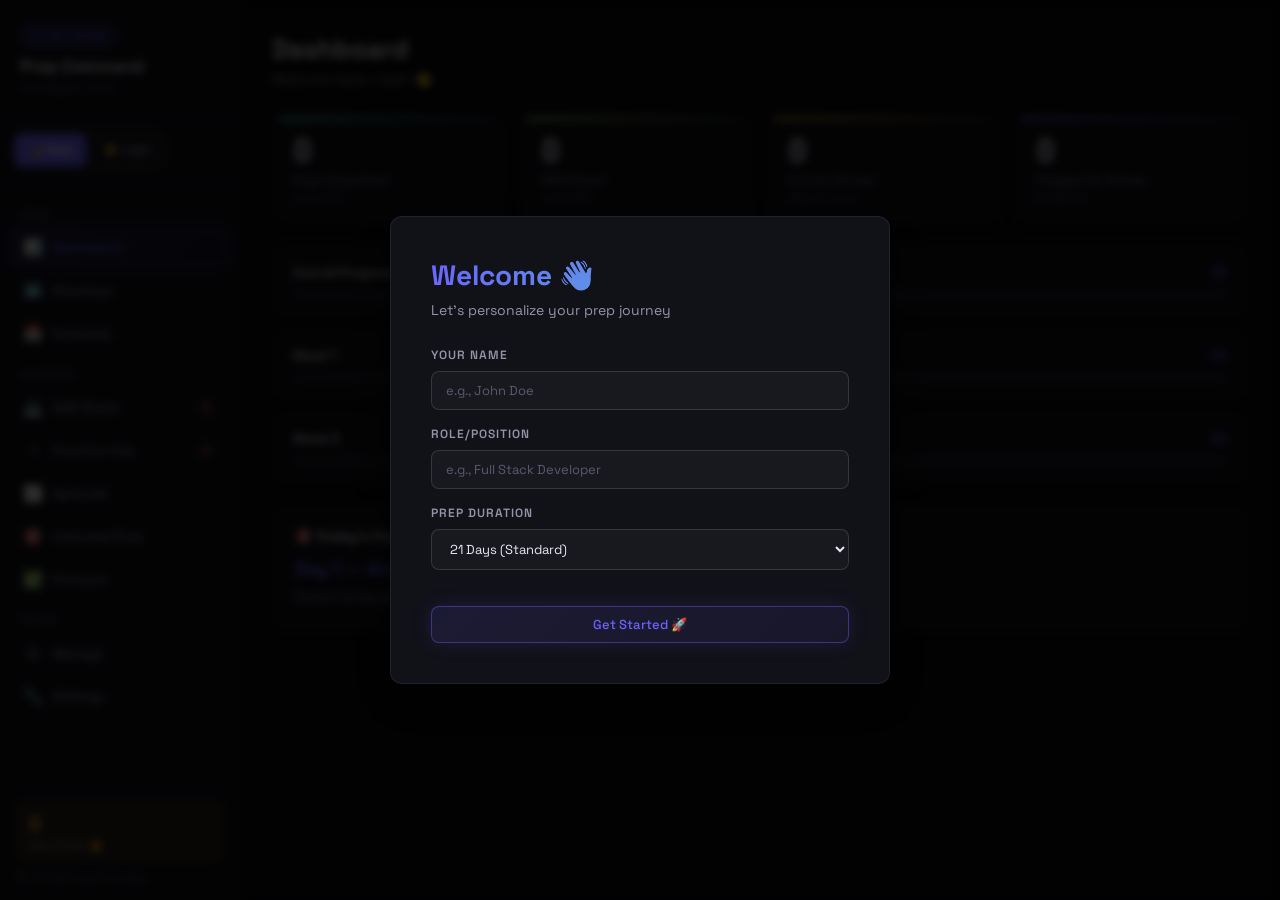
<file: index.html>
<!DOCTYPE html>
<html lang="en" data-theme="dark">
<head>
<meta charset="UTF-8">
<meta name="viewport" content="width=device-width, initial-scale=1.0">
<title>Prep Command Center</title>
<link href="https://fonts.googleapis.com/css2?family=Space+Grotesk:wght@300;400;500;600;700&family=JetBrains+Mono:wght@400;500&display=swap" rel="stylesheet">
<link rel="stylesheet" href="styles.css">
</head>
<body>

<div class="setup-modal" id="setup-modal">
  <div class="setup-card">
    <div class="setup-title">Welcome 👋</div>
    <div class="setup-sub">Let's personalize your prep journey</div>
    <div class="form-group">
      <label class="form-label">Your Name</label>
      <input type="text" class="inp" id="setup-name" placeholder="e.g., John Doe">
    </div>
    <div class="form-group">
      <label class="form-label">Role/Position</label>
      <input type="text" class="inp" id="setup-role" placeholder="e.g., Full Stack Developer">
    </div>
    <div class="form-group">
      <label class="form-label">Prep Duration</label>
      <select class="inp" id="setup-duration">
        <option value="14">14 Days (Accelerated)</option>
        <option value="21" selected>21 Days (Standard)</option>
        <option value="30">30 Days (Relaxed)</option>
      </select>
    </div>
    <button class="btn primary" style="width:100%;margin-top:20px;" onclick="completeSetup()">Get Started 🚀</button>
  </div>
</div>

<button class="hamburger" onclick="toggleSidebar()" aria-label="Toggle menu">☰</button>
<div class="sidebar-overlay" id="overlay" onclick="toggleSidebar()"></div>

<aside class="sidebar" id="sidebar">
  <div class="sidebar-logo">
    <div class="logo-badge" id="logo-badge">21-Day Grind</div>
    <div class="logo-title">Prep Command</div>
    <div class="logo-sub" id="logo-sub">Your personalized prep hub</div>
  </div>
  <div style="padding:12px 10px;border-bottom:1px solid var(--border);">
    <div class="theme-toggle">
      <button class="theme-btn active" onclick="setTheme('dark')">🌙 Dark</button>
      <button class="theme-btn" onclick="setTheme('light')">☀️ Light</button>
    </div>
  </div>
  <nav class="sidebar-nav">
    <div class="nav-section-label">Main</div>
    <a class="nav-item active" onclick="showPage('overview')"><span class="nav-icon">📊</span> Dashboard</a>
    <a class="nav-item" onclick="showPage('roadmap')"><span class="nav-icon">🗺️</span> Roadmap</a>
    <a class="nav-item" onclick="showPage('schedule')"><span class="nav-icon">📅</span> Schedule</a>
    <div class="nav-section-label">Learning</div>
    <a class="nav-item" onclick="showPage('dsa')"><span class="nav-icon">💻</span> DSA Sheet<span class="nav-badge hot" id="nav-dsa-badge">0</span></a>
    <a class="nav-item" onclick="showPage('practice')"><span class="nav-icon">⚡</span> Practice Hub<span class="nav-badge hot" id="nav-practice-badge">0</span></a>
    <a class="nav-item" onclick="showPage('aptitude')"><span class="nav-icon">📈</span> Aptitude</a>
    <a class="nav-item" onclick="showPage('interview')"><span class="nav-icon">🎯</span> Interview Prep</a>
    <a class="nav-item" onclick="showPage('protocol')"><span class="nav-icon">✅</span> Protocol</a>
    <div class="nav-section-label">Tools</div>
    <a class="nav-item" onclick="showPage('edit')"><span class="nav-icon">⚙️</span> Manage</a>
    <a class="nav-item" onclick="showPage('settings')"><span class="nav-icon">🔧</span> Settings</a>
  </nav>
  <div class="sidebar-footer">
    <div class="streak-pill"><div><div class="streak-num" id="sidebar-streak">0</div><div class="streak-label">day streak 🔥</div></div></div>
    <div style="font-size:11px;color:var(--text3);">📱 All data saved locally</div>
  </div>
</aside>

<main class="main">
  <div class="page active" id="page-overview">
    <div class="page-header"><div><div class="page-title">Dashboard</div><div class="page-sub" id="dashboard-greeting">Welcome back! Here's your progress</div></div></div>
    <div class="stats-grid">
      <div class="stat-card blue"><div class="stat-num" id="stat-days">0</div><div class="stat-label">Days Completed</div><div class="stat-sub" id="stat-days-total">out of 21</div></div>
      <div class="stat-card green"><div class="stat-num" id="stat-dsa">0</div><div class="stat-label">DSA Solved</div><div class="stat-sub" id="stat-dsa-total">out of 60</div></div>
      <div class="stat-card amber"><div class="stat-num" id="stat-streak2">0</div><div class="stat-label">Current Streak</div><div class="stat-sub">days in a row</div></div>
      <div class="stat-card purple"><div class="stat-num" id="stat-review">0</div><div class="stat-label">Flagged for Review</div><div class="stat-sub">Problems</div></div>
    </div>
    <div class="progress-section">
      <div class="progress-item"><div class="progress-header"><span class="progress-label">Overall Progress</span><span class="progress-pct" id="pct-days">0%</span></div><div class="pb"><div class="pb-fill" id="pb-days" style="width:0%;background:var(--blue)"></div></div></div>
      <div class="progress-item"><div class="progress-header"><span class="progress-label">DSA Completion</span><span class="progress-pct" id="pct-dsa">0%</span></div><div class="pb"><div class="pb-fill" id="pb-dsa" style="width:0%;background:var(--green)"></div></div></div>
      <div class="progress-item"><div class="progress-header"><span class="progress-label">Week 1</span><span class="progress-pct" id="pct-w1">0%</span></div><div class="pb"><div class="pb-fill" id="pb-w1" style="width:0%;background:var(--blue)"></div></div></div>
      <div class="progress-item"><div class="progress-header"><span class="progress-label">Week 2</span><span class="progress-pct" id="pct-w2">0%</span></div><div class="pb"><div class="pb-fill" id="pb-w2" style="width:0%;background:var(--green)"></div></div></div>
      <div class="progress-item"><div class="progress-header"><span class="progress-label">Week 3</span><span class="progress-pct" id="pct-w3">0%</span></div><div class="pb"><div class="pb-fill" id="pb-w3" style="width:0%;background:var(--amber)"></div></div></div>
      <div class="progress-item"><div class="progress-header"><span class="progress-label">Easy Problems</span><span class="progress-pct" id="pct-easy">0%</span></div><div class="pb"><div class="pb-fill" id="pb-easy" style="width:0%;background:var(--accent)"></div></div></div>
    </div>
    <div class="card"><div style="font-size:14px;font-weight:700;margin-bottom:12px;color:var(--text);">🎯 Today's Focus</div><div id="today-title" style="font-size:18px;font-weight:700;margin-bottom:6px;color:var(--accent);"></div><div id="today-tasks" style="font-size:13px;color:var(--text2);line-height:1.7;"></div></div>
  </div>

  <div class="page" id="page-roadmap">
    <div class="page-header"><div><div class="page-title">Your Roadmap</div><div class="page-sub">Complete each day to track progress. Click to expand.</div></div></div>
    <div id="roadmap-container"></div>
  </div>

  <div class="page" id="page-schedule">
    <div class="page-header"><div><div class="page-title">Daily Schedule</div><div class="page-sub">Your optimized prep routine</div></div></div>
    <div class="card"><div class="schedule-grid" id="schedule-grid"></div></div>
  </div>

  <div class="page" id="page-dsa">
    <div class="page-header"><div><div class="page-title">DSA Problems</div><div class="page-sub">Track your problem-solving progress</div></div></div>
    <div class="card">
      <div class="dsa-toolbar"><div class="filter-pills" id="dsa-filters"></div><div class="dsa-count-info"><span id="dsa-solved-n">0</span> / <span id="dsa-total-n">60</span> solved</div></div>
      <table><thead><tr><th style="width:36px">#</th><th>Problem</th><th>Topic</th><th>Level</th><th style="width:90px">Status</th></tr></thead><tbody id="dsa-tbody"></tbody></table>
    </div>
  </div>

  <div class="page" id="page-practice">
    <div class="page-header"><div><div class="page-title">Coding Practice Hub</div><div class="page-sub">Build speed & accuracy through deliberate practice</div></div><div class="practice-mode-switch"><button class="mode-btn active" onclick="switchPracticeMode('daily')">📅 Daily</button><button class="mode-btn" onclick="switchPracticeMode('timed')">⏱️ Timed</button><button class="mode-btn" onclick="switchPracticeMode('analytics')">📊 Stats</button></div></div>
    <div class="practice-container" id="practice-daily" style="display:block;"><div class="practice-stats-bar"><div class="stat-mini"><div class="stat-mini-val" id="daily-streak">0</div><div class="stat-mini-label">Day Streak 🔥</div></div><div class="stat-mini"><div class="stat-mini-val" id="daily-accuracy">0%</div><div class="stat-mini-label">Accuracy</div></div><div class="stat-mini"><div class="stat-mini-val" id="daily-speed">0</div><div class="stat-mini-label">Prob/Hour</div></div><div class="stat-mini"><div class="stat-mini-val" id="daily-total">0</div><div class="stat-mini-label">Completed</div></div></div><div id="daily-problems-container"></div></div>
    <div class="practice-container" id="practice-timed" style="display:none;"><div class="timed-header"><div class="timed-timer" id="timed-timer">00:00</div><div class="timed-info"><div id="timed-progress">0/3 Problems</div><div style="font-size:12px;color:var(--text2);">Complete as many as you can!</div></div></div><div class="timed-rounds"><button class="round-btn" onclick="startTimedChallenge(15)">15 min</button><button class="round-btn" onclick="startTimedChallenge(30)">30 min</button><button class="round-btn" onclick="startTimedChallenge(45)">45 min</button></div><div id="timed-problems-container"></div></div>
    <div class="practice-container" id="practice-analytics" style="display:none;"><div class="analytics-grid"><div class="card"><div class="card-title">Speed Trend 📈</div><div id="chart-speed" style="height:150px;background:var(--bg3);border-radius:8px;display:flex;align-items:flex-end;justify-content:space-around;padding:12px 8px;gap:3px;"></div></div><div class="card"><div class="card-title">Accuracy 🎯</div><div id="chart-accuracy" style="height:150px;background:var(--bg3);border-radius:8px;display:flex;align-items:flex-end;justify-content:space-around;padding:12px 8px;gap:3px;\"></div></div><div class="card"><div class="card-title">By Category 📊</div><div id="chart-category" style="height:150px;background:var(--bg3);border-radius:8px;padding:12px;overflow:auto;\"></div></div><div class="card"><div class="card-title\">Weak Areas ⚠️</div><div id="chart-weak" style="height:150px;background:var(--bg3);border-radius:8px;padding:12px;overflow:auto;\"></div></div></div><div class="card" style="margin-top:20px;\"><div class="card-title">Recent Sessions 📝</div><div id="session-history"></div></div></div>
    <div id="code-modal" class="modal" style="display:none;"><div class="modal-overlay"></div><div class="modal-dialog"><div class="modal-header"><div><div class="modal-title" id="code-modal-title">Problem</div><div class="modal-level" id="code-modal-level\">Easy</div></div><button class="close-btn" onclick="closeCodeModal()">✕</button></div><div class="modal-body"><div style="display:flex;gap:16px;height:400px;\"><div style="flex:1;display:flex;flex-direction:column;\"><div class="code-label">Problem 📋</div><div id="code-problem-desc" style="flex:1;overflow:auto;padding:10px;background:var(--bg3);border-radius:8px;margin-bottom:10px;font-size:12px;line-height:1.5;\"></div><div class="code-label">Your Code 💻</div><textarea id="code-input" class="code-input" placeholder="// Paste solution here"></textarea></div><div style="flex:1;border-left:1px solid var(--border);padding-left:16px;display:flex;flex-direction:column;\"><div class="code-label">Solution 💡</div><div id="code-solution" style="flex:1;overflow:auto;padding:10px;background:var(--bg3);border-radius:8px;margin-bottom:10px;font-size:11px;line-height:1.5;font-family:var(--mono);\"></div><div class="code-label">Approach 🎯</div><div id="code-approach" style="flex:1;overflow:auto;padding:10px;background:var(--bg3);border-radius:8px;font-size:12px;line-height:1.5;\"></div></div></div></div><div class="modal-footer"><button class="btn" onclick="closeCodeModal()">Close</button><button class="btn primary" onclick="submitCode()">✓ Mark Solved</button></div></div></div>
  </div>

  <div class="page" id="page-aptitude">
    <div class="page-header"><div><div class="page-title">Aptitude Training</div><div class="page-sub">Master quantitative, reasoning, and verbal skills</div></div></div>
    <div class="card" style="margin-bottom:20px;"><div style="display:flex;align-items:center;justify-content:space-between;"><div><div class="timer-display" id="timer-disp">25:00</div><div class="timer-label">Pomodoro Timer</div></div><div class="btn-row"><button class="btn primary" onclick="startTimer()" id="timer-btn">Start</button><button class="btn" onclick="resetTimer()">Reset</button><button class="btn" onclick="setTimer(45)">45m</button></div></div></div>
    <div class="apt-grid" id="apt-grid"></div>
    <div class="card"><div class="card-title"><span class="dot"></span> Week-wise Strategy</div><div><div style="padding:13px 0;border-bottom:1px solid var(--border);font-size:13px;line-height:1.7;"><strong style="color:var(--blue)">Week 1:</strong> <span style="color:var(--text2)">Build fundamentals: Percentages, Profit/Loss, Time & Work, Averages.</span></div><div style="padding:13px 0;border-bottom:1px solid var(--border);font-size:13px;line-height:1.7;"><strong style="color:var(--green)">Week 2:</strong> <span style="color:var(--text2)">Intermediate: Speed & Distance, Ratios, Logical Reasoning.</span></div><div style="padding:13px 0;font-size:13px;line-height:1.7;"><strong style="color:var(--amber)">Week 3:</strong> <span style="color:var(--text2)">Full mock tests daily. Aim for 80%+ accuracy.</span></div></div></div>
  </div>

  <div class="page" id="page-interview">
    <div class="page-header"><div><div class="page-title">Interview Prep</div><div class="page-sub">Master HR and technical questions</div></div></div>
    <div id="interview-container"></div>
  </div>

  <div class="page" id="page-protocol">
    <div class="page-header"><div><div class="page-title">Interview Protocol</div><div class="page-sub">Your last 24-hour checklist</div></div></div>
    <div class="card"><div class="protocol-steps" id="protocol-steps"></div></div>
  </div>

  <div class="page" id="page-edit">
    <div class="page-header"><div><div class="page-title">Manage Content</div><div class="page-sub">Add custom problems and questions</div></div></div>
    <div class="edit-section">
      <div class="edit-title">➕ Add DSA Problem</div>
      <div class="form-row"><input class="inp" id="new-dsa-name" placeholder="Problem name"><select class="inp" id="new-dsa-topic"><option value="Arrays">Arrays</option><option value="Strings">Strings</option><option value="LinkedList">Linked List</option><option value="Tree">Tree</option><option value="DP">DP</option><option value="Hashing">Hashing</option><option value="Sorting">Sorting</option><option value="Graph">Graph</option><option value="Stack/Queue">Stack/Queue</option><option value="Binary Search">Binary Search</option></select><select class="inp" id="new-dsa-level"><option value="easy">Easy</option><option value="medium">Medium</option><option value="hard">Hard</option></select></div>
      <div class="form-row"><input class="inp" id="new-dsa-link" placeholder="Link (optional)"><button class="btn primary" onclick="addDSA()">Add</button></div>
    </div>
    <div class="edit-section">
      <div class="edit-title">➕ Add Interview Question</div>
      <div class="form-row"><select class="inp" id="new-qa-type" style="max-width:120px;"><option value="HR">HR</option><option value="Technical">Technical</option></select><input class="inp" id="new-qa-q" placeholder="Your question"></div>
      <div class="form-row"><textarea class="inp" id="new-qa-a" placeholder="Answer or notes..."></textarea></div>
      <button class="btn primary" onclick="addQA()">Add Question</button>
    </div>
    <div class="edit-section">
      <div class="edit-title">🔁 Reset Progress</div>
      <div style="font-size:13px;color:var(--text2);margin-bottom:14px;">Clear all checkmarks and solved status. Custom content is kept.</div>
      <button class="btn danger" onclick="resetProgress()">Reset Progress</button>
    </div>
  </div>

  <div class="page" id="page-settings">
    <div class="page-header"><div><div class="page-title">Settings</div><div class="page-sub">Personalize your experience</div></div></div>
    <div class="card" style="margin-bottom:20px;">
      <div style="font-size:14px;font-weight:700;margin-bottom:16px;color:var(--text);">👤 Profile</div>
      <div class="form-row"><input class="inp" id="settings-name" placeholder="Your name"></div>
      <div class="form-row"><input class="inp" id="settings-role" placeholder="Target role"></div>
      <div class="form-row"><select class="inp" id="settings-duration"><option value="14">14 Days</option><option value="21" selected>21 Days</option><option value="30">30 Days</option></select></div>
      <button class="btn primary" onclick="saveSettings()" style="width:100%;margin-top:10px;">Save Settings</button>
    </div>
    <div class="card" style="margin-bottom:20px;">
      <div style="font-size:14px;font-weight:700;margin-bottom:16px;color:var(--text);">📊 Data Management</div>
      <div class="btn-row" style="flex-direction:column;gap:8px;">
        <button class="btn" onclick="exportData()" style="width:100%;">📥 Export Data</button>
        <button class="btn" onclick="importData()" style="width:100%;">📤 Import Data</button>
        <button class="btn danger" onclick="clearAllData()" style="width:100%;">🗑️ Clear Everything</button>
      </div>
    </div>
    <div class="card">
      <div style="font-size:14px;font-weight:700;margin-bottom:12px;color:var(--text);">ℹ️ About</div>
      <div style="font-size:13px;color:var(--text2);line-height:1.8;">
        <p><strong>Prep Command Center</strong> v1.0</p>
        <p style="margin-top:8px;">A powerful, personalized prep platform for placement success. All data is stored locally in your browser — no servers, no tracking.</p>
      </div>
    </div>
  </div>
</main>

<div id="dsa-code-modal" class="modal" style="display:none;"><div class="modal-overlay" onclick="closeDSACodeModal()"></div><div class="modal-dialog"><div class="modal-header"><div><div class="modal-title" id="dsa-code-title">DSA Problem</div><div class="modal-level" id="dsa-code-level">Easy</div></div><button class="close-btn" onclick="closeDSACodeModal()">✕</button></div><div class="modal-body"><div style="display:flex;gap:16px;height:500px;flex-direction:column;"><div style="display:flex;gap:16px;flex:1;"><div style="flex:1;display:flex;flex-direction:column;"><div class="code-label">Problem Statement 📋</div><textarea id="dsa-problem-stmt" class="code-input" placeholder="Paste the problem statement here..."></textarea></div><div style="flex:1;display:flex;flex-direction:column;"><div class="code-label">Your Solution 💻</div><textarea id="dsa-solution-code" class="code-input" placeholder="Paste your code solution here..."></textarea></div></div><div style="display:flex;flex-direction:column;"><div class="code-label">Notes & Approach 📝</div><textarea id="dsa-notes" class="code-input" placeholder="Add approach, key insights, complexity analysis..." style="height:120px;"></textarea></div><div style="display:flex;gap:10px;"><button class="btn" onclick="openDSALink()">🔗 Open Problem Link</button></div></div></div><div class="modal-footer"><button class="btn" onclick="closeDSACodeModal()">Close</button><button class="btn primary" onclick="saveDSACode()">💾 Save Code & Notes</button></div></div></div></div>

<div class="success-toast" id="toast"></div>

<script>
const STORE_KEY = 'pcc_v1';
let USER = { name: 'User', role: 'Candidate', duration: 21 };
let S = { days:{}, solved:{}, review:{}, custom:[], customQA:[], dsaCodes:{}, practice:{ sessions:[], submitted:{}, attempted:{}, startTimes:{} } };

function loadData() {
  try {
    const saved = localStorage.getItem(STORE_KEY);
    if(saved) {
      const data = JSON.parse(saved);
      USER = data.USER || USER;
      S = data.S || S;
    }
  } catch(e){}
  
  // Ensure dsaCodes exists (for new feature)
  if (!S.dsaCodes) {
    S.dsaCodes = {};
  }
  
  updateUI();
}

function saveData() {
  try {
    localStorage.setItem(STORE_KEY, JSON.stringify({ USER, S }));
  } catch(e){}
}

function toast(msg) {
  const el = document.getElementById('toast');
  el.textContent = msg;
  el.classList.add('show');
  setTimeout(() => el.classList.remove('show'), 2200);
}

function completeSetup() {
  const name = document.getElementById('setup-name').value.trim();
  const role = document.getElementById('setup-role').value.trim();
  const duration = parseInt(document.getElementById('setup-duration').value);
  
  if(!name) return toast('Please enter your name');
  
  USER = { name, role: role || 'Candidate', duration };
  document.getElementById('setup-modal').style.display = 'none';
  updateUI();
  saveData();
  toast('Welcome, ' + name + '! 🚀');
}

function updateUI() {
  const badgeDays = USER.duration === 14 ? '14-Day Sprint' : USER.duration === 30 ? '30-Day Journey' : '21-Day Grind';
  document.getElementById('logo-badge').textContent = badgeDays;
  document.getElementById('logo-sub').textContent = USER.role + ' • ' + USER.name;
  document.getElementById('dashboard-greeting').textContent = 'Welcome back, ' + USER.name + '! 👋';
  document.getElementById('stat-days-total').textContent = 'out of ' + USER.duration;
  
  if(localStorage.getItem(STORE_KEY)) {
    document.getElementById('setup-modal').style.display = 'none';
  }
}

function setTheme(theme) {
  document.documentElement.setAttribute('data-theme', theme);
  localStorage.setItem('pcc_theme', theme);
  document.querySelectorAll('.theme-btn').forEach(btn => btn.classList.remove('active'));
  event.target.classList.add('active');
}

const savedTheme = localStorage.getItem('pcc_theme') || 'dark';
document.documentElement.setAttribute('data-theme', savedTheme);

const ROADMAP = [
  { phase:'Week 1', cls:'w1', title:'Foundation', days:[
    {d:1,title:'Arrays & Two Pointers',tasks:'Solve 4 array problems. Revise Big O. Set up accounts.'},
    {d:2,title:'Strings + Sliding Window',tasks:'Solve 4 string problems. Subarray patterns.'},
    {d:3,title:'Hashing & HashMaps',tasks:'Frequency count, anagrams. 4 problems.'},
    {d:4,title:'Sorting & Binary Search',tasks:'Merge sort, binary search. 4 problems. HR prep start.'},
    {d:5,title:'Linked List Basics',tasks:'Reverse, cycle detection, merge. 4 problems.'},
    {d:6,title:'Stacks & Queues',tasks:'Balanced parentheses, monotonic stack. 4 problems.'},
    {d:7,title:'Week 1 Review',tasks:'Re-solve flagged problems. 1 full mock. Polish HR answers.'},
  ]},
  { phase:'Week 2', cls:'w2', title:'Mid-Level', days:[
    {d:8,title:'Trees — Traversals',tasks:'Inorder/preorder/postorder. Height, diameter. 4 problems.'},
    {d:9,title:'BST + Recursion',tasks:'Search, insert, delete. Recursion patterns. 4 problems.'},
    {d:10,title:'Greedy Algorithms',tasks:'Activity selection, job sequencing. 3 problems.'},
    {d:11,title:'DP Introduction',tasks:'Fibonacci, Knapsack, LCS. 3 problems.'},
    {d:12,title:'DP Medium',tasks:'Palindromic substring, edit distance. 3 problems.'},
    {d:13,title:'Graph Basics',tasks:'BFS/DFS, Number of Islands. 3 problems.'},
    {d:14,title:'Mock OA',tasks:'90-minute test: 2 DSA + 20 aptitude. Full simulation.'},
  ]},
  { phase:'Week 3', cls:'w3', title:'Interview Mode', days:[
    {d:15,title:'OA Pattern Drill',tasks:'Solve 5 problems in 60 minutes. Speed focus.'},
    {d:16,title:'Tech Deep Dive',tasks:'React, Node, API design. Interview-level revision.'},
    {d:17,title:'System Design',tasks:'Design patterns, architecture basics.'},
    {d:18,title:'Mock Interview #1',tasks:'45-minute mock: intro + 2 DSA + 3 questions.'},
    {d:19,title:'Fix Weak Areas',tasks:'Target your mock weak spots.'},
    {d:20,title:'Final Polish',tasks:'Mock #2, HR answers, confidence building.'},
    {d:21,title:'Protocol Day',tasks:'Light revision only. Sleep well. You\'re ready!'},
  ]},
];

const SCHEDULE = [
  {time:'6:30 AM',title:'Wake + Plan',desc:'Read today\'s goal. Hydrate. Stretch. Visualize.',tag:'tag-rest',label:'Warmup'},
  {time:'7:00 AM',title:'DSA Block 1',desc:'Solve 2 problems. No hints for 20 min each.',tag:'tag-dsa',label:'DSA'},
  {time:'9:00 AM',title:'DSA Block 2',desc:'2 more problems. Think before you code.',tag:'tag-dsa',label:'DSA'},
  {time:'11:00 AM',title:'Aptitude',desc:'30 timed questions. Track weak areas.',tag:'tag-apt',label:'Aptitude'},
  {time:'12:00 PM',title:'Lunch + Break',desc:'Eat well. 30-min rest. Recharge.',tag:'tag-rest',label:'Break'},
  {time:'1:00 PM',title:'Project Work',desc:'Build, document. You\'ll present this in interviews.',tag:'tag-dev',label:'Dev'},
  {time:'3:00 PM',title:'Concepts',desc:'Revise one topic deeply per day.',tag:'tag-dev',label:'Learn'},
  {time:'4:30 PM',title:'Short Break',desc:'Walk, rest. Reset your focus.',tag:'tag-rest',label:'Break'},
  {time:'5:00 PM',title:'Interview Prep',desc:'Practice 3 questions aloud. Record weekly.',tag:'tag-review',label:'HR'},
  {time:'6:00 PM',title:'DSA Review',desc:'Re-solve flagged problems. Speed matters.',tag:'tag-dsa',label:'Review'},
  {time:'7:30 PM',title:'Dinner + Relax',desc:'Rest. No heavy coding. Consolidate.',tag:'tag-rest',label:'Rest'},
  {time:'9:00 PM',title:'Aptitude Blitz',desc:'15 rapid-fire questions.',tag:'tag-apt',label:'Apt'},
  {time:'9:30 PM',title:'Wrap-up',desc:'Note learnings. Sleep by 10:30 PM.',tag:'tag-review',label:'Done'},
];

const DSA = [

  // ═══════════════════════════════════════════════
  // ARRAYS — 30 problems
  // ═══════════════════════════════════════════════
  {id:'a1', name:'Find the Largest Element in Array',          topic:'Arrays', level:'easy',   link:'https://www.geeksforgeeks.org/c-program-find-largest-element-array/'},
  {id:'a2', name:'Find Second Largest Element',                topic:'Arrays', level:'easy',   link:'https://leetcode.com/problems/second-largest-digit-in-a-string/'},
  {id:'a3', name:'Reverse an Array',                           topic:'Arrays', level:'easy',   link:'https://www.geeksforgeeks.org/write-a-program-to-reverse-an-array-or-string/'},
  {id:'a4', name:'Check if Array is Sorted',                   topic:'Arrays', level:'easy',   link:'https://leetcode.com/problems/check-if-array-is-sorted-and-rotated/'},
  {id:'a5', name:'Remove Duplicates from Sorted Array',        topic:'Arrays', level:'easy',   link:'https://leetcode.com/problems/remove-duplicates-from-sorted-array/'},
  {id:'a6', name:'Move Zeroes to End',                         topic:'Arrays', level:'easy',   link:'https://leetcode.com/problems/move-zeroes/'},
  {id:'a7', name:'Left Rotate Array by One',                   topic:'Arrays', level:'easy',   link:'https://www.geeksforgeeks.org/array-rotation/'},
  {id:'a8', name:'Union of Two Sorted Arrays',                 topic:'Arrays', level:'easy',   link:'https://www.geeksforgeeks.org/union-and-intersection-of-two-sorted-arrays-2/'},
  {id:'a9', name:'Intersection of Two Sorted Arrays',          topic:'Arrays', level:'easy',   link:'https://leetcode.com/problems/intersection-of-two-arrays-ii/'},
  {id:'a10',name:'Best Time to Buy & Sell Stock',              topic:'Arrays', level:'easy',   link:'https://leetcode.com/problems/best-time-to-buy-and-sell-stock/'},
  {id:'a11',name:'Maximum Subarray (Kadane\'s Algorithm)',     topic:'Arrays', level:'easy',   link:'https://leetcode.com/problems/maximum-subarray/'},
  {id:'a12',name:'Majority Element (> n/2)',                   topic:'Arrays', level:'easy',   link:'https://leetcode.com/problems/majority-element/'},
  {id:'a13',name:'Rotate Array by K Steps',                    topic:'Arrays', level:'medium', link:'https://leetcode.com/problems/rotate-array/'},
  {id:'a14',name:'Next Permutation',                           topic:'Arrays', level:'medium', link:'https://leetcode.com/problems/next-permutation/'},
  {id:'a15',name:'Sort Colors (Dutch National Flag)',          topic:'Arrays', level:'medium', link:'https://leetcode.com/problems/sort-colors/'},
  {id:'a16',name:'Product of Array Except Self',               topic:'Arrays', level:'medium', link:'https://leetcode.com/problems/product-of-array-except-self/'},
  {id:'a17',name:'3Sum (Triplets with Zero Sum)',               topic:'Arrays', level:'medium', link:'https://leetcode.com/problems/3sum/'},
  {id:'a18',name:'4Sum',                                        topic:'Arrays', level:'medium', link:'https://leetcode.com/problems/4sum/'},
  {id:'a19',name:'Find All Duplicates in Array',               topic:'Arrays', level:'medium', link:'https://leetcode.com/problems/find-all-duplicates-in-an-array/'},
  {id:'a20',name:'Merge Two Sorted Arrays Without Extra Space',topic:'Arrays', level:'medium', link:'https://leetcode.com/problems/merge-sorted-array/'},
  {id:'a21',name:'Subarray with Given Sum (Positive)',         topic:'Arrays', level:'medium', link:'https://www.geeksforgeeks.org/find-subarray-with-given-sum/'},
  {id:'a22',name:'Longest Consecutive Sequence',               topic:'Arrays', level:'medium', link:'https://leetcode.com/problems/longest-consecutive-sequence/'},
  {id:'a23',name:'Set Matrix Zeroes',                          topic:'Arrays', level:'medium', link:'https://leetcode.com/problems/set-matrix-zeroes/'},
  {id:'a24',name:'Spiral Matrix',                              topic:'Arrays', level:'medium', link:'https://leetcode.com/problems/spiral-matrix/'},
  {id:'a25',name:'Rotate Image (Matrix) by 90°',               topic:'Arrays', level:'medium', link:'https://leetcode.com/problems/rotate-image/'},
  {id:'a26',name:'Majority Element II (> n/3)',                topic:'Arrays', level:'medium', link:'https://leetcode.com/problems/majority-element-ii/'},
  {id:'a27',name:'Count Inversions in Array',                  topic:'Arrays', level:'hard',   link:'https://www.geeksforgeeks.org/counting-inversions/'},
  {id:'a28',name:'Trapping Rain Water',                        topic:'Arrays', level:'hard',   link:'https://leetcode.com/problems/trapping-rain-water/'},
  {id:'a29',name:'Maximum Sum Rectangle in a Matrix',          topic:'Arrays', level:'hard',   link:'https://www.geeksforgeeks.org/maximum-sum-rectangle-in-a-2d-matrix-dp-27/'},
  {id:'a30',name:'Largest Rectangle in Histogram',             topic:'Arrays', level:'hard',   link:'https://leetcode.com/problems/largest-rectangle-in-histogram/'},

  // ═══════════════════════════════════════════════
  // STRINGS — 25 problems
  // ═══════════════════════════════════════════════
  {id:'s1', name:'Reverse a String',                           topic:'Strings', level:'easy',   link:'https://leetcode.com/problems/reverse-string/'},
  {id:'s2', name:'Check if String is Palindrome',              topic:'Strings', level:'easy',   link:'https://leetcode.com/problems/valid-palindrome/'},
  {id:'s3', name:'Valid Anagram',                              topic:'Strings', level:'easy',   link:'https://leetcode.com/problems/valid-anagram/'},
  {id:'s4', name:'First Unique Character in String',           topic:'Strings', level:'easy',   link:'https://leetcode.com/problems/first-unique-character-in-a-string/'},
  {id:'s5', name:'Count and Say',                              topic:'Strings', level:'easy',   link:'https://leetcode.com/problems/count-and-say/'},
  {id:'s6', name:'Longest Common Prefix',                      topic:'Strings', level:'easy',   link:'https://leetcode.com/problems/longest-common-prefix/'},
  {id:'s7', name:'Isomorphic Strings',                         topic:'Strings', level:'easy',   link:'https://leetcode.com/problems/isomorphic-strings/'},
  {id:'s8', name:'Roman to Integer',                           topic:'Strings', level:'easy',   link:'https://leetcode.com/problems/roman-to-integer/'},
  {id:'s9', name:'Longest Substring Without Repeating Chars',  topic:'Strings', level:'medium', link:'https://leetcode.com/problems/longest-substring-without-repeating-characters/'},
  {id:'s10',name:'Longest Palindromic Substring',              topic:'Strings', level:'medium', link:'https://leetcode.com/problems/longest-palindromic-substring/'},
  {id:'s11',name:'String to Integer (atoi)',                    topic:'Strings', level:'medium', link:'https://leetcode.com/problems/string-to-integer-atoi/'},
  {id:'s12',name:'Group Anagrams',                             topic:'Strings', level:'medium', link:'https://leetcode.com/problems/group-anagrams/'},
  {id:'s13',name:'Minimum Window Substring',                   topic:'Strings', level:'hard',   link:'https://leetcode.com/problems/minimum-window-substring/'},
  {id:'s14',name:'Longest Repeating Character Replacement',    topic:'Strings', level:'medium', link:'https://leetcode.com/problems/longest-repeating-character-replacement/'},
  {id:'s15',name:'Decode Ways',                                topic:'Strings', level:'medium', link:'https://leetcode.com/problems/decode-ways/'},
  {id:'s16',name:'Word Break',                                 topic:'Strings', level:'medium', link:'https://leetcode.com/problems/word-break/'},
  {id:'s17',name:'Implement strStr() / Needle in Haystack',    topic:'Strings', level:'easy',   link:'https://leetcode.com/problems/find-the-index-of-the-first-occurrence-in-a-string/'},
  {id:'s18',name:'KMP Pattern Matching Algorithm',             topic:'Strings', level:'hard',   link:'https://www.geeksforgeeks.org/kmp-algorithm-for-pattern-searching/'},
  {id:'s19',name:'Z-Algorithm for Pattern Matching',           topic:'Strings', level:'hard',   link:'https://www.geeksforgeeks.org/z-algorithm-linear-time-pattern-searching-algorithm/'},
  {id:'s20',name:'Palindrome Partitioning',                    topic:'Strings', level:'medium', link:'https://leetcode.com/problems/palindrome-partitioning/'},
  {id:'s21',name:'Serialize and Deserialize String',           topic:'Strings', level:'medium', link:'https://leetcode.com/problems/encode-and-decode-strings/'},
  {id:'s22',name:'Largest Number (from array of nums)',        topic:'Strings', level:'medium', link:'https://leetcode.com/problems/largest-number/'},
  {id:'s23',name:'Compare Version Numbers',                    topic:'Strings', level:'medium', link:'https://leetcode.com/problems/compare-version-numbers/'},
  {id:'s24',name:'Wildcard Matching',                          topic:'Strings', level:'hard',   link:'https://leetcode.com/problems/wildcard-matching/'},
  {id:'s25',name:'Regular Expression Matching',                topic:'Strings', level:'hard',   link:'https://leetcode.com/problems/regular-expression-matching/'},

  // ═══════════════════════════════════════════════
  // HASHING — 20 problems
  // ═══════════════════════════════════════════════
  {id:'h1', name:'Two Sum',                                    topic:'Hashing', level:'easy',   link:'https://leetcode.com/problems/two-sum/'},
  {id:'h2', name:'Contains Duplicate',                         topic:'Hashing', level:'easy',   link:'https://leetcode.com/problems/contains-duplicate/'},
  {id:'h3', name:'Intersection of Two Arrays',                 topic:'Hashing', level:'easy',   link:'https://leetcode.com/problems/intersection-of-two-arrays/'},
  {id:'h4', name:'Frequency of Each Element',                  topic:'Hashing', level:'easy',   link:'https://www.geeksforgeeks.org/counting-frequencies-of-array-elements/'},
  {id:'h5', name:'Find Pair with Given Sum',                   topic:'Hashing', level:'easy',   link:'https://www.geeksforgeeks.org/find-pair-with-given-sum-in-the-array/'},
  {id:'h6', name:'Top K Frequent Elements',                    topic:'Hashing', level:'medium', link:'https://leetcode.com/problems/top-k-frequent-elements/'},
  {id:'h7', name:'Subarray Sum Equals K',                      topic:'Hashing', level:'medium', link:'https://leetcode.com/problems/subarray-sum-equals-k/'},
  {id:'h8', name:'Group Anagrams',                             topic:'Hashing', level:'medium', link:'https://leetcode.com/problems/group-anagrams/'},
  {id:'h9', name:'Longest Consecutive Sequence',               topic:'Hashing', level:'medium', link:'https://leetcode.com/problems/longest-consecutive-sequence/'},
  {id:'h10',name:'Four Sum II (Count Quadruplets)',             topic:'Hashing', level:'medium', link:'https://leetcode.com/problems/4sum-ii/'},
  {id:'h11',name:'Count Distinct Elements in Every Window',    topic:'Hashing', level:'medium', link:'https://www.geeksforgeeks.org/count-distinct-elements-in-every-window-of-size-k/'},
  {id:'h12',name:'Contiguous Array (Equal 0s and 1s)',         topic:'Hashing', level:'medium', link:'https://leetcode.com/problems/contiguous-array/'},
  {id:'h13',name:'Ransom Note',                                topic:'Hashing', level:'easy',   link:'https://leetcode.com/problems/ransom-note/'},
  {id:'h14',name:'Happy Number',                               topic:'Hashing', level:'easy',   link:'https://leetcode.com/problems/happy-number/'},
  {id:'h15',name:'Word Pattern',                               topic:'Hashing', level:'easy',   link:'https://leetcode.com/problems/word-pattern/'},
  {id:'h16',name:'Find Duplicate Subtrees',                    topic:'Hashing', level:'medium', link:'https://leetcode.com/problems/find-duplicate-subtrees/'},
  {id:'h17',name:'LRU Cache Implementation',                   topic:'Hashing', level:'medium', link:'https://leetcode.com/problems/lru-cache/'},
  {id:'h18',name:'LFU Cache Implementation',                   topic:'Hashing', level:'hard',   link:'https://leetcode.com/problems/lfu-cache/'},
  {id:'h19',name:'Alien Dictionary (Topo + HashMap)',          topic:'Hashing', level:'hard',   link:'https://www.geeksforgeeks.org/given-sorted-dictionary-find-precedence-characters/'},
  {id:'h20',name:'Minimum Window Substring',                   topic:'Hashing', level:'hard',   link:'https://leetcode.com/problems/minimum-window-substring/'},

  // ═══════════════════════════════════════════════
  // LINKED LIST — 22 problems
  // ═══════════════════════════════════════════════
  {id:'ll1', name:'Reverse a Linked List (Iterative)',         topic:'LinkedList', level:'easy',   link:'https://leetcode.com/problems/reverse-linked-list/'},
  {id:'ll2', name:'Find Middle of Linked List',                topic:'LinkedList', level:'easy',   link:'https://leetcode.com/problems/middle-of-the-linked-list/'},
  {id:'ll3', name:'Detect Cycle in Linked List',               topic:'LinkedList', level:'easy',   link:'https://leetcode.com/problems/linked-list-cycle/'},
  {id:'ll4', name:'Find Length of Linked List',                topic:'LinkedList', level:'easy',   link:'https://www.geeksforgeeks.org/find-length-of-a-linked-list-iterative-and-recursive/'},
  {id:'ll5', name:'Delete Node without Head Pointer',          topic:'LinkedList', level:'easy',   link:'https://leetcode.com/problems/delete-node-in-a-linked-list/'},
  {id:'ll6', name:'Merge Two Sorted Linked Lists',             topic:'LinkedList', level:'easy',   link:'https://leetcode.com/problems/merge-two-sorted-lists/'},
  {id:'ll7', name:'Palindrome Linked List',                    topic:'LinkedList', level:'easy',   link:'https://leetcode.com/problems/palindrome-linked-list/'},
  {id:'ll8', name:'Remove Nth Node From End',                  topic:'LinkedList', level:'medium', link:'https://leetcode.com/problems/remove-nth-node-from-end-of-list/'},
  {id:'ll9', name:'Add Two Numbers as Linked List',            topic:'LinkedList', level:'medium', link:'https://leetcode.com/problems/add-two-numbers/'},
  {id:'ll10',name:'Find Start of Cycle in Linked List',        topic:'LinkedList', level:'medium', link:'https://leetcode.com/problems/linked-list-cycle-ii/'},
  {id:'ll11',name:'Intersection Point of Two Linked Lists',    topic:'LinkedList', level:'medium', link:'https://leetcode.com/problems/intersection-of-two-linked-lists/'},
  {id:'ll12',name:'Copy List with Random Pointer',             topic:'LinkedList', level:'medium', link:'https://leetcode.com/problems/copy-list-with-random-pointer/'},
  {id:'ll13',name:'Flatten a Multilevel Linked List',          topic:'LinkedList', level:'medium', link:'https://leetcode.com/problems/flatten-a-multilevel-doubly-linked-list/'},
  {id:'ll14',name:'Rotate Linked List by K',                   topic:'LinkedList', level:'medium', link:'https://leetcode.com/problems/rotate-list/'},
  {id:'ll15',name:'Reorder List (L0→Ln→L1→Ln-1...)',          topic:'LinkedList', level:'medium', link:'https://leetcode.com/problems/reorder-list/'},
  {id:'ll16',name:'Sort Linked List (Merge Sort)',             topic:'LinkedList', level:'medium', link:'https://leetcode.com/problems/sort-list/'},
  {id:'ll17',name:'Swap Nodes in Pairs',                       topic:'LinkedList', level:'medium', link:'https://leetcode.com/problems/swap-nodes-in-pairs/'},
  {id:'ll18',name:'Reverse Nodes in K-Group',                  topic:'LinkedList', level:'hard',   link:'https://leetcode.com/problems/reverse-nodes-in-k-group/'},
  {id:'ll19',name:'Merge K Sorted Linked Lists',               topic:'LinkedList', level:'hard',   link:'https://leetcode.com/problems/merge-k-sorted-lists/'},
  {id:'ll20',name:'Design a Linked List (all operations)',     topic:'LinkedList', level:'medium', link:'https://leetcode.com/problems/design-linked-list/'},
  {id:'ll21',name:'LRU Cache (LL + HashMap)',                  topic:'LinkedList', level:'medium', link:'https://leetcode.com/problems/lru-cache/'},
  {id:'ll22',name:'Odd Even Linked List',                      topic:'LinkedList', level:'medium', link:'https://leetcode.com/problems/odd-even-linked-list/'},

  // ═══════════════════════════════════════════════
  // STACK & QUEUE — 20 problems
  // ═══════════════════════════════════════════════
  {id:'sq1', name:'Valid Parentheses',                         topic:'Stack/Queue', level:'easy',   link:'https://leetcode.com/problems/valid-parentheses/'},
  {id:'sq2', name:'Implement Stack using Arrays',              topic:'Stack/Queue', level:'easy',   link:'https://www.geeksforgeeks.org/stack-data-structure/'},
  {id:'sq3', name:'Implement Queue using Arrays',              topic:'Stack/Queue', level:'easy',   link:'https://www.geeksforgeeks.org/queue-data-structure/'},
  {id:'sq4', name:'Implement Stack using Queues',              topic:'Stack/Queue', level:'easy',   link:'https://leetcode.com/problems/implement-stack-using-queues/'},
  {id:'sq5', name:'Implement Queue using Stacks',              topic:'Stack/Queue', level:'easy',   link:'https://leetcode.com/problems/implement-queue-using-stacks/'},
  {id:'sq6', name:'Next Greater Element I',                    topic:'Stack/Queue', level:'easy',   link:'https://leetcode.com/problems/next-greater-element-i/'},
  {id:'sq7', name:'Min Stack (O(1) getMin)',                   topic:'Stack/Queue', level:'medium', link:'https://leetcode.com/problems/min-stack/'},
  {id:'sq8', name:'Daily Temperatures',                        topic:'Stack/Queue', level:'medium', link:'https://leetcode.com/problems/daily-temperatures/'},
  {id:'sq9', name:'Next Greater Element II (Circular)',        topic:'Stack/Queue', level:'medium', link:'https://leetcode.com/problems/next-greater-element-ii/'},
  {id:'sq10',name:'Asteroid Collision',                        topic:'Stack/Queue', level:'medium', link:'https://leetcode.com/problems/asteroid-collision/'},
  {id:'sq11',name:'Decode String (k[encoded])',                topic:'Stack/Queue', level:'medium', link:'https://leetcode.com/problems/decode-string/'},
  {id:'sq12',name:'Remove K Digits to Make Smallest Number',  topic:'Stack/Queue', level:'medium', link:'https://leetcode.com/problems/remove-k-digits/'},
  {id:'sq13',name:'132 Pattern',                               topic:'Stack/Queue', level:'medium', link:'https://leetcode.com/problems/132-pattern/'},
  {id:'sq14',name:'Sliding Window Maximum (Deque)',            topic:'Stack/Queue', level:'hard',   link:'https://leetcode.com/problems/sliding-window-maximum/'},
  {id:'sq15',name:'Largest Rectangle in Histogram',            topic:'Stack/Queue', level:'hard',   link:'https://leetcode.com/problems/largest-rectangle-in-histogram/'},
  {id:'sq16',name:'Trapping Rain Water (Stack approach)',      topic:'Stack/Queue', level:'hard',   link:'https://leetcode.com/problems/trapping-rain-water/'},
  {id:'sq17',name:'Design Circular Queue',                     topic:'Stack/Queue', level:'medium', link:'https://leetcode.com/problems/design-circular-queue/'},
  {id:'sq18',name:'Number of Visible People in Queue',         topic:'Stack/Queue', level:'hard',   link:'https://leetcode.com/problems/number-of-visible-people-in-a-queue/'},
  {id:'sq19',name:'Evaluate Reverse Polish Notation',          topic:'Stack/Queue', level:'medium', link:'https://leetcode.com/problems/evaluate-reverse-polish-notation/'},
  {id:'sq20',name:'Basic Calculator II',                       topic:'Stack/Queue', level:'medium', link:'https://leetcode.com/problems/basic-calculator-ii/'},

  // ═══════════════════════════════════════════════
  // BINARY SEARCH — 18 problems
  // ═══════════════════════════════════════════════
  {id:'bs1', name:'Binary Search on Sorted Array',             topic:'BinarySearch', level:'easy',   link:'https://leetcode.com/problems/binary-search/'},
  {id:'bs2', name:'Lower Bound and Upper Bound',               topic:'BinarySearch', level:'easy',   link:'https://www.geeksforgeeks.org/lower_bound-in-cpp/'},
  {id:'bs3', name:'First and Last Occurrence of Element',      topic:'BinarySearch', level:'easy',   link:'https://leetcode.com/problems/find-first-and-last-position-of-element-in-sorted-array/'},
  {id:'bs4', name:'Count Occurrences of Element',              topic:'BinarySearch', level:'easy',   link:'https://www.geeksforgeeks.org/count-occurrences-of-a-number-in-a-sorted-array-with-duplicates/'},
  {id:'bs5', name:'Search Insert Position',                    topic:'BinarySearch', level:'easy',   link:'https://leetcode.com/problems/search-insert-position/'},
  {id:'bs6', name:'Floor and Ceil in Sorted Array',            topic:'BinarySearch', level:'easy',   link:'https://www.geeksforgeeks.org/floor-and-ceil-from-a-bst/'},
  {id:'bs7', name:'Search in Rotated Sorted Array',            topic:'BinarySearch', level:'medium', link:'https://leetcode.com/problems/search-in-rotated-sorted-array/'},
  {id:'bs8', name:'Find Minimum in Rotated Sorted Array',      topic:'BinarySearch', level:'medium', link:'https://leetcode.com/problems/find-minimum-in-rotated-sorted-array/'},
  {id:'bs9', name:'Find Peak Element',                         topic:'BinarySearch', level:'medium', link:'https://leetcode.com/problems/find-peak-element/'},
  {id:'bs10',name:'Square Root (integer, no sqrt())',          topic:'BinarySearch', level:'easy',   link:'https://leetcode.com/problems/sqrtx/'},
  {id:'bs11',name:'Kth Missing Positive Number',               topic:'BinarySearch', level:'easy',   link:'https://leetcode.com/problems/kth-missing-positive-number/'},
  {id:'bs12',name:'Capacity to Ship Packages in D Days',       topic:'BinarySearch', level:'medium', link:'https://leetcode.com/problems/capacity-to-ship-packages-within-d-days/'},
  {id:'bs13',name:'Koko Eating Bananas',                       topic:'BinarySearch', level:'medium', link:'https://leetcode.com/problems/koko-eating-bananas/'},
  {id:'bs14',name:'Aggressive Cows (Binary Search on Answer)', topic:'BinarySearch', level:'medium', link:'https://www.geeksforgeeks.org/aggressive-cows-problem/'},
  {id:'bs15',name:'Book Allocation Problem',                   topic:'BinarySearch', level:'medium', link:'https://www.geeksforgeeks.org/allocate-minimum-number-pages/'},
  {id:'bs16',name:'Median of Two Sorted Arrays',               topic:'BinarySearch', level:'hard',   link:'https://leetcode.com/problems/median-of-two-sorted-arrays/'},
  {id:'bs17',name:'Row with Maximum 1s in Binary Matrix',      topic:'BinarySearch', level:'medium', link:'https://www.geeksforgeeks.org/find-the-row-with-maximum-number-1s/'},
  {id:'bs18',name:'Search a 2D Matrix',                        topic:'BinarySearch', level:'medium', link:'https://leetcode.com/problems/search-a-2d-matrix/'},

  // ═══════════════════════════════════════════════
  // SORTING — 15 problems
  // ═══════════════════════════════════════════════
  {id:'so1', name:'Bubble Sort',                               topic:'Sorting', level:'easy',   link:'https://www.geeksforgeeks.org/bubble-sort/'},
  {id:'so2', name:'Selection Sort',                            topic:'Sorting', level:'easy',   link:'https://www.geeksforgeeks.org/selection-sort/'},
  {id:'so3', name:'Insertion Sort',                            topic:'Sorting', level:'easy',   link:'https://www.geeksforgeeks.org/insertion-sort/'},
  {id:'so4', name:'Merge Sort (implementation)',               topic:'Sorting', level:'medium', link:'https://www.geeksforgeeks.org/merge-sort/'},
  {id:'so5', name:'Quick Sort (implementation)',               topic:'Sorting', level:'medium', link:'https://www.geeksforgeeks.org/quick-sort/'},
  {id:'so6', name:'Sort Colors — Dutch National Flag',        topic:'Sorting', level:'medium', link:'https://leetcode.com/problems/sort-colors/'},
  {id:'so7', name:'Merge Intervals',                           topic:'Sorting', level:'medium', link:'https://leetcode.com/problems/merge-intervals/'},
  {id:'so8', name:'Meeting Rooms II (Min Rooms)',              topic:'Sorting', level:'medium', link:'https://leetcode.com/problems/meeting-rooms-ii/'},
  {id:'so9', name:'Kth Largest Element in Array',              topic:'Sorting', level:'medium', link:'https://leetcode.com/problems/kth-largest-element-in-an-array/'},
  {id:'so10',name:'Sort Array by Parity',                      topic:'Sorting', level:'easy',   link:'https://leetcode.com/problems/sort-array-by-parity/'},
  {id:'so11',name:'Minimum Number of Arrows to Burst Balloons',topic:'Sorting', level:'medium', link:'https://leetcode.com/problems/minimum-number-of-arrows-to-burst-balloons/'},
  {id:'so12',name:'Count Inversions (Merge Sort based)',       topic:'Sorting', level:'hard',   link:'https://www.geeksforgeeks.org/counting-inversions/'},
  {id:'so13',name:'Find Median from Data Stream',              topic:'Sorting', level:'hard',   link:'https://leetcode.com/problems/find-median-from-data-stream/'},
  {id:'so14',name:'Largest Number from Array',                 topic:'Sorting', level:'medium', link:'https://leetcode.com/problems/largest-number/'},
  {id:'so15',name:'Wiggle Sort II',                            topic:'Sorting', level:'medium', link:'https://leetcode.com/problems/wiggle-sort-ii/'},

  // ═══════════════════════════════════════════════
  // TREES — 30 problems
  // ═══════════════════════════════════════════════
  {id:'t1',  name:'Preorder Traversal (Recursive + Iterative)',topic:'Tree', level:'easy',   link:'https://leetcode.com/problems/binary-tree-preorder-traversal/'},
  {id:'t2',  name:'Inorder Traversal (Recursive + Iterative)', topic:'Tree', level:'easy',   link:'https://leetcode.com/problems/binary-tree-inorder-traversal/'},
  {id:'t3',  name:'Postorder Traversal',                        topic:'Tree', level:'easy',   link:'https://leetcode.com/problems/binary-tree-postorder-traversal/'},
  {id:'t4',  name:'Level Order Traversal (BFS)',                topic:'Tree', level:'easy',   link:'https://leetcode.com/problems/binary-tree-level-order-traversal/'},
  {id:'t5',  name:'Maximum Depth of Binary Tree',               topic:'Tree', level:'easy',   link:'https://leetcode.com/problems/maximum-depth-of-binary-tree/'},
  {id:'t6',  name:'Symmetric Tree',                             topic:'Tree', level:'easy',   link:'https://leetcode.com/problems/symmetric-tree/'},
  {id:'t7',  name:'Path Sum (Root to Leaf)',                    topic:'Tree', level:'easy',   link:'https://leetcode.com/problems/path-sum/'},
  {id:'t8',  name:'Invert Binary Tree',                         topic:'Tree', level:'easy',   link:'https://leetcode.com/problems/invert-binary-tree/'},
  {id:'t9',  name:'Diameter of Binary Tree',                    topic:'Tree', level:'easy',   link:'https://leetcode.com/problems/diameter-of-binary-tree/'},
  {id:'t10', name:'Balanced Binary Tree',                       topic:'Tree', level:'easy',   link:'https://leetcode.com/problems/balanced-binary-tree/'},
  {id:'t11', name:'Count Total Nodes in Complete Binary Tree',  topic:'Tree', level:'medium', link:'https://leetcode.com/problems/count-complete-tree-nodes/'},
  {id:'t12', name:'Binary Tree Right Side View',                topic:'Tree', level:'medium', link:'https://leetcode.com/problems/binary-tree-right-side-view/'},
  {id:'t13', name:'Zigzag Level Order Traversal',               topic:'Tree', level:'medium', link:'https://leetcode.com/problems/binary-tree-zigzag-level-order-traversal/'},
  {id:'t14', name:'Validate Binary Search Tree',                topic:'Tree', level:'medium', link:'https://leetcode.com/problems/validate-binary-search-tree/'},
  {id:'t15', name:'Lowest Common Ancestor — BST',               topic:'Tree', level:'medium', link:'https://leetcode.com/problems/lowest-common-ancestor-of-a-bst/'},
  {id:'t16', name:'Lowest Common Ancestor — Binary Tree',       topic:'Tree', level:'medium', link:'https://leetcode.com/problems/lowest-common-ancestor-of-a-binary-tree/'},
  {id:'t17', name:'Binary Tree Maximum Path Sum',               topic:'Tree', level:'hard',   link:'https://leetcode.com/problems/binary-tree-maximum-path-sum/'},
  {id:'t18', name:'Construct Tree from Preorder + Inorder',     topic:'Tree', level:'medium', link:'https://leetcode.com/problems/construct-binary-tree-from-preorder-and-inorder-traversal/'},
  {id:'t19', name:'Flatten Binary Tree to Linked List',         topic:'Tree', level:'medium', link:'https://leetcode.com/problems/flatten-binary-tree-to-linked-list/'},
  {id:'t20', name:'Kth Smallest Element in BST',                topic:'Tree', level:'medium', link:'https://leetcode.com/problems/kth-smallest-element-in-a-bst/'},
  {id:'t21', name:'Serialize and Deserialize Binary Tree',      topic:'Tree', level:'hard',   link:'https://leetcode.com/problems/serialize-and-deserialize-binary-tree/'},
  {id:'t22', name:'Path Sum II (All root-to-leaf paths)',       topic:'Tree', level:'medium', link:'https://leetcode.com/problems/path-sum-ii/'},
  {id:'t23', name:'Sum Root to Leaf Numbers',                   topic:'Tree', level:'medium', link:'https://leetcode.com/problems/sum-root-to-leaf-numbers/'},
  {id:'t24', name:'Morris Inorder Traversal (O(1) space)',      topic:'Tree', level:'hard',   link:'https://www.geeksforgeeks.org/morris-traversal-for-preorder/'},
  {id:'t25', name:'Recover BST (Two Nodes Swapped)',            topic:'Tree', level:'hard',   link:'https://leetcode.com/problems/recover-binary-search-tree/'},
  {id:'t26', name:'Convert Sorted Array to BST',                topic:'Tree', level:'easy',   link:'https://leetcode.com/problems/convert-sorted-array-to-binary-search-tree/'},
  {id:'t27', name:'Populating Next Right Pointers',             topic:'Tree', level:'medium', link:'https://leetcode.com/problems/populating-next-right-pointers-in-each-node/'},
  {id:'t28', name:'Boundary Traversal of Binary Tree',          topic:'Tree', level:'medium', link:'https://www.geeksforgeeks.org/boundary-traversal-of-binary-tree/'},
  {id:'t29', name:'Vertical Order Traversal',                   topic:'Tree', level:'hard',   link:'https://leetcode.com/problems/vertical-order-traversal-of-a-binary-tree/'},
  {id:'t30', name:'Top View and Bottom View of Binary Tree',    topic:'Tree', level:'medium', link:'https://www.geeksforgeeks.org/print-nodes-top-view-binary-tree/'},

  // ═══════════════════════════════════════════════
  // DYNAMIC PROGRAMMING — 30 problems
  // ═══════════════════════════════════════════════
  {id:'dp1', name:'Fibonacci (Memoization + Tabulation)',       topic:'DP', level:'easy',   link:'https://leetcode.com/problems/fibonacci-number/'},
  {id:'dp2', name:'Climbing Stairs',                            topic:'DP', level:'easy',   link:'https://leetcode.com/problems/climbing-stairs/'},
  {id:'dp3', name:'Frog Jump (Min Cost with K jumps)',          topic:'DP', level:'easy',   link:'https://www.geeksforgeeks.org/minimum-cost-to-reach-nth-floor/'},
  {id:'dp4', name:'House Robber',                               topic:'DP', level:'medium', link:'https://leetcode.com/problems/house-robber/'},
  {id:'dp5', name:'House Robber II (Circular)',                 topic:'DP', level:'medium', link:'https://leetcode.com/problems/house-robber-ii/'},
  {id:'dp6', name:'0/1 Knapsack',                               topic:'DP', level:'medium', link:'https://www.geeksforgeeks.org/0-1-knapsack-problem-dp-10/'},
  {id:'dp7', name:'Subset Sum Problem',                         topic:'DP', level:'medium', link:'https://www.geeksforgeeks.org/subset-sum-problem-dp-25/'},
  {id:'dp8', name:'Partition Equal Subset Sum',                 topic:'DP', level:'medium', link:'https://leetcode.com/problems/partition-equal-subset-sum/'},
  {id:'dp9', name:'Coin Change (Minimum Coins)',                topic:'DP', level:'medium', link:'https://leetcode.com/problems/coin-change/'},
  {id:'dp10',name:'Coin Change II (Count Ways)',                topic:'DP', level:'medium', link:'https://leetcode.com/problems/coin-change-ii/'},
  {id:'dp11',name:'Unbounded Knapsack',                         topic:'DP', level:'medium', link:'https://www.geeksforgeeks.org/unbounded-knapsack-repetition-items-allowed/'},
  {id:'dp12',name:'Rod Cutting Problem',                        topic:'DP', level:'medium', link:'https://www.geeksforgeeks.org/cutting-a-rod-dp-13/'},
  {id:'dp13',name:'Longest Common Subsequence (LCS)',           topic:'DP', level:'medium', link:'https://leetcode.com/problems/longest-common-subsequence/'},
  {id:'dp14',name:'Longest Common Substring',                   topic:'DP', level:'medium', link:'https://www.geeksforgeeks.org/longest-common-substring-dp-29/'},
  {id:'dp15',name:'Longest Increasing Subsequence (LIS)',       topic:'DP', level:'medium', link:'https://leetcode.com/problems/longest-increasing-subsequence/'},
  {id:'dp16',name:'LIS in O(n log n) — Patience Sorting',      topic:'DP', level:'hard',   link:'https://www.geeksforgeeks.org/longest-monotonically-increasing-subsequence-size-n-log-n/'},
  {id:'dp17',name:'Edit Distance (Levenshtein)',                topic:'DP', level:'medium', link:'https://leetcode.com/problems/edit-distance/'},
  {id:'dp18',name:'Wildcard Matching (DP approach)',            topic:'DP', level:'hard',   link:'https://leetcode.com/problems/wildcard-matching/'},
  {id:'dp19',name:'Matrix Chain Multiplication',                topic:'DP', level:'hard',   link:'https://www.geeksforgeeks.org/matrix-chain-multiplication-dp-8/'},
  {id:'dp20',name:'Palindrome Partitioning II (Min Cuts)',      topic:'DP', level:'hard',   link:'https://leetcode.com/problems/palindrome-partitioning-ii/'},
  {id:'dp21',name:'Unique Paths',                               topic:'DP', level:'medium', link:'https://leetcode.com/problems/unique-paths/'},
  {id:'dp22',name:'Minimum Path Sum in Grid',                   topic:'DP', level:'medium', link:'https://leetcode.com/problems/minimum-path-sum/'},
  {id:'dp23',name:'Jump Game I (Can reach end?)',               topic:'DP', level:'medium', link:'https://leetcode.com/problems/jump-game/'},
  {id:'dp24',name:'Jump Game II (Min Jumps)',                   topic:'DP', level:'medium', link:'https://leetcode.com/problems/jump-game-ii/'},
  {id:'dp25',name:'Burst Balloons',                             topic:'DP', level:'hard',   link:'https://leetcode.com/problems/burst-balloons/'},
  {id:'dp26',name:'Word Break II (All sentences)',              topic:'DP', level:'hard',   link:'https://leetcode.com/problems/word-break-ii/'},
  {id:'dp27',name:'Distinct Subsequences',                      topic:'DP', level:'hard',   link:'https://leetcode.com/problems/distinct-subsequences/'},
  {id:'dp28',name:'Best Time to Buy & Sell Stock III (2 tx)',   topic:'DP', level:'hard',   link:'https://leetcode.com/problems/best-time-to-buy-and-sell-stock-iii/'},
  {id:'dp29',name:'Best Time to Buy & Sell Stock IV (K tx)',    topic:'DP', level:'hard',   link:'https://leetcode.com/problems/best-time-to-buy-and-sell-stock-iv/'},
  {id:'dp30',name:'Egg Drop Problem',                           topic:'DP', level:'hard',   link:'https://leetcode.com/problems/super-egg-drop/'},

  // ═══════════════════════════════════════════════
  // GRAPH — 25 problems
  // ═══════════════════════════════════════════════
  {id:'g1',  name:'BFS of Graph',                              topic:'Graph', level:'easy',   link:'https://www.geeksforgeeks.org/breadth-first-search-or-bfs-for-a-graph/'},
  {id:'g2',  name:'DFS of Graph',                              topic:'Graph', level:'easy',   link:'https://www.geeksforgeeks.org/depth-first-search-or-dfs-for-a-graph/'},
  {id:'g3',  name:'Detect Cycle in Undirected Graph (BFS/DFS)',topic:'Graph', level:'medium', link:'https://www.geeksforgeeks.org/detect-cycle-undirected-graph/'},
  {id:'g4',  name:'Detect Cycle in Directed Graph',            topic:'Graph', level:'medium', link:'https://www.geeksforgeeks.org/detect-cycle-in-a-graph/'},
  {id:'g5',  name:'Topological Sort (DFS)',                    topic:'Graph', level:'medium', link:'https://www.geeksforgeeks.org/topological-sorting/'},
  {id:'g6',  name:'Topological Sort (Kahn\'s BFS Algorithm)', topic:'Graph', level:'medium', link:'https://www.geeksforgeeks.org/topological-sorting-indegree-based-solution/'},
  {id:'g7',  name:'Number of Islands',                         topic:'Graph', level:'medium', link:'https://leetcode.com/problems/number-of-islands/'},
  {id:'g8',  name:'Flood Fill',                                topic:'Graph', level:'easy',   link:'https://leetcode.com/problems/flood-fill/'},
  {id:'g9',  name:'Course Schedule I (Cycle Detection)',       topic:'Graph', level:'medium', link:'https://leetcode.com/problems/course-schedule/'},
  {id:'g10', name:'Course Schedule II (Topological Order)',    topic:'Graph', level:'medium', link:'https://leetcode.com/problems/course-schedule-ii/'},
  {id:'g11', name:'Clone Graph',                               topic:'Graph', level:'medium', link:'https://leetcode.com/problems/clone-graph/'},
  {id:'g12', name:'Pacific Atlantic Water Flow',               topic:'Graph', level:'medium', link:'https://leetcode.com/problems/pacific-atlantic-water-flow/'},
  {id:'g13', name:'Rotten Oranges (Multi-source BFS)',         topic:'Graph', level:'medium', link:'https://leetcode.com/problems/rotting-oranges/'},
  {id:'g14', name:'Bipartite Graph Check',                     topic:'Graph', level:'medium', link:'https://leetcode.com/problems/is-graph-bipartite/'},
  {id:'g15', name:'Dijkstra\'s Shortest Path',                 topic:'Graph', level:'medium', link:'https://www.geeksforgeeks.org/dijkstras-shortest-path-algorithm-greedy-algo-7/'},
  {id:'g16', name:'Bellman-Ford Algorithm',                    topic:'Graph', level:'medium', link:'https://www.geeksforgeeks.org/bellman-ford-algorithm-dp-23/'},
  {id:'g17', name:'Floyd Warshall (All Pairs Shortest Path)',  topic:'Graph', level:'hard',   link:'https://www.geeksforgeeks.org/floyd-warshall-algorithm-dp-16/'},
  {id:'g18', name:'Prim\'s MST Algorithm',                     topic:'Graph', level:'hard',   link:'https://www.geeksforgeeks.org/prims-minimum-spanning-tree-mst-greedy-algo-5/'},
  {id:'g19', name:'Kruskal\'s MST (Union-Find)',               topic:'Graph', level:'hard',   link:'https://www.geeksforgeeks.org/kruskals-minimum-spanning-tree-algorithm-greedy-algo-2/'},
  {id:'g20', name:'Word Ladder I (Shortest transformation)',   topic:'Graph', level:'hard',   link:'https://leetcode.com/problems/word-ladder/'},
  {id:'g21', name:'Alien Dictionary (Topo Sort)',              topic:'Graph', level:'hard',   link:'https://www.geeksforgeeks.org/given-sorted-dictionary-find-precedence-characters/'},
  {id:'g22', name:'Number of Connected Components',           topic:'Graph', level:'medium', link:'https://leetcode.com/problems/number-of-connected-components-in-an-undirected-graph/'},
  {id:'g23', name:'Redundant Connection (Detect Cycle)',       topic:'Graph', level:'medium', link:'https://leetcode.com/problems/redundant-connection/'},
  {id:'g24', name:'Strongly Connected Components (Kosaraju)',  topic:'Graph', level:'hard',   link:'https://www.geeksforgeeks.org/strongly-connected-components/'},
  {id:'g25', name:'Shortest Path in Binary Matrix',            topic:'Graph', level:'medium', link:'https://leetcode.com/problems/shortest-path-in-binary-matrix/'},

  // ═══════════════════════════════════════════════
  // GREEDY — 15 problems
  // ═══════════════════════════════════════════════
  {id:'gr1', name:'Activity Selection Problem',                topic:'Greedy', level:'medium', link:'https://www.geeksforgeeks.org/activity-selection-problem-greedy-algo-1/'},
  {id:'gr2', name:'Job Sequencing with Deadlines',             topic:'Greedy', level:'medium', link:'https://www.geeksforgeeks.org/job-sequencing-problem/'},
  {id:'gr3', name:'Fractional Knapsack',                       topic:'Greedy', level:'medium', link:'https://www.geeksforgeeks.org/fractional-knapsack-problem/'},
  {id:'gr4', name:'N Meetings in One Room',                    topic:'Greedy', level:'easy',   link:'https://www.geeksforgeeks.org/n-meetings-in-one-room/'},
  {id:'gr5', name:'Minimum Platforms (Train Station)',         topic:'Greedy', level:'medium', link:'https://www.geeksforgeeks.org/minimum-number-platforms-required-railwaybus-station/'},
  {id:'gr6', name:'Jump Game I',                               topic:'Greedy', level:'medium', link:'https://leetcode.com/problems/jump-game/'},
  {id:'gr7', name:'Jump Game II (Min Jumps)',                  topic:'Greedy', level:'medium', link:'https://leetcode.com/problems/jump-game-ii/'},
  {id:'gr8', name:'Candy Distribution',                        topic:'Greedy', level:'hard',   link:'https://leetcode.com/problems/candy/'},
  {id:'gr9', name:'Gas Station (Circular Tour)',               topic:'Greedy', level:'medium', link:'https://leetcode.com/problems/gas-station/'},
  {id:'gr10',name:'Assign Cookies',                            topic:'Greedy', level:'easy',   link:'https://leetcode.com/problems/assign-cookies/'},
  {id:'gr11',name:'Lemonade Change',                           topic:'Greedy', level:'easy',   link:'https://leetcode.com/problems/lemonade-change/'},
  {id:'gr12',name:'Minimum Number of Arrows to Burst Balloons',topic:'Greedy',level:'medium', link:'https://leetcode.com/problems/minimum-number-of-arrows-to-burst-balloons/'},
  {id:'gr13',name:'Non-overlapping Intervals',                 topic:'Greedy', level:'medium', link:'https://leetcode.com/problems/non-overlapping-intervals/'},
  {id:'gr14',name:'Largest Number from Digits',                topic:'Greedy', level:'medium', link:'https://leetcode.com/problems/largest-number/'},
  {id:'gr15',name:'Hand of Straights',                         topic:'Greedy', level:'medium', link:'https://leetcode.com/problems/hand-of-straights/'},

  // ═══════════════════════════════════════════════
  // RECURSION & BACKTRACKING — 18 problems
  // ═══════════════════════════════════════════════
  {id:'rb1', name:'Subsets (Power Set)',                        topic:'Recursion/BT', level:'medium', link:'https://leetcode.com/problems/subsets/'},
  {id:'rb2', name:'Subsets II (with duplicates)',               topic:'Recursion/BT', level:'medium', link:'https://leetcode.com/problems/subsets-ii/'},
  {id:'rb3', name:'Permutations of Array',                      topic:'Recursion/BT', level:'medium', link:'https://leetcode.com/problems/permutations/'},
  {id:'rb4', name:'Permutations II (with duplicates)',          topic:'Recursion/BT', level:'medium', link:'https://leetcode.com/problems/permutations-ii/'},
  {id:'rb5', name:'Combination Sum I',                          topic:'Recursion/BT', level:'medium', link:'https://leetcode.com/problems/combination-sum/'},
  {id:'rb6', name:'Combination Sum II',                         topic:'Recursion/BT', level:'medium', link:'https://leetcode.com/problems/combination-sum-ii/'},
  {id:'rb7', name:'N-Queens Problem',                           topic:'Recursion/BT', level:'hard',   link:'https://leetcode.com/problems/n-queens/'},
  {id:'rb8', name:'Sudoku Solver',                              topic:'Recursion/BT', level:'hard',   link:'https://leetcode.com/problems/sudoku-solver/'},
  {id:'rb9', name:'Rat in a Maze',                              topic:'Recursion/BT', level:'medium', link:'https://www.geeksforgeeks.org/rat-in-a-maze-problem/'},
  {id:'rb10',name:'Word Search in Grid',                        topic:'Recursion/BT', level:'medium', link:'https://leetcode.com/problems/word-search/'},
  {id:'rb11',name:'Word Search II (Trie + BT)',                 topic:'Recursion/BT', level:'hard',   link:'https://leetcode.com/problems/word-search-ii/'},
  {id:'rb12',name:'Letter Combinations of a Phone Number',      topic:'Recursion/BT', level:'medium', link:'https://leetcode.com/problems/letter-combinations-of-a-phone-number/'},
  {id:'rb13',name:'Generate Parentheses',                       topic:'Recursion/BT', level:'medium', link:'https://leetcode.com/problems/generate-parentheses/'},
  {id:'rb14',name:'Palindrome Partitioning',                    topic:'Recursion/BT', level:'medium', link:'https://leetcode.com/problems/palindrome-partitioning/'},
  {id:'rb15',name:'M Coloring Problem (Graph Coloring)',        topic:'Recursion/BT', level:'medium', link:'https://www.geeksforgeeks.org/m-coloring-problem-backtracking-5/'},
  {id:'rb16',name:'All Paths from Source to Target',            topic:'Recursion/BT', level:'medium', link:'https://leetcode.com/problems/all-paths-from-source-to-target/'},
  {id:'rb17',name:'Expression Add Operators',                   topic:'Recursion/BT', level:'hard',   link:'https://leetcode.com/problems/expression-add-operators/'},
  {id:'rb18',name:'Remove Invalid Parentheses',                 topic:'Recursion/BT', level:'hard',   link:'https://leetcode.com/problems/remove-invalid-parentheses/'},

  // ═══════════════════════════════════════════════
  // HEAP / PRIORITY QUEUE — 12 problems
  // ═══════════════════════════════════════════════
  {id:'hp1', name:'Kth Largest Element in Stream',              topic:'Heap', level:'easy',   link:'https://leetcode.com/problems/kth-largest-element-in-a-stream/'},
  {id:'hp2', name:'Last Stone Weight',                          topic:'Heap', level:'easy',   link:'https://leetcode.com/problems/last-stone-weight/'},
  {id:'hp3', name:'Top K Frequent Elements',                    topic:'Heap', level:'medium', link:'https://leetcode.com/problems/top-k-frequent-elements/'},
  {id:'hp4', name:'K Closest Points to Origin',                 topic:'Heap', level:'medium', link:'https://leetcode.com/problems/k-closest-points-to-origin/'},
  {id:'hp5', name:'Task Scheduler',                             topic:'Heap', level:'medium', link:'https://leetcode.com/problems/task-scheduler/'},
  {id:'hp6', name:'Find Median from Data Stream',               topic:'Heap', level:'hard',   link:'https://leetcode.com/problems/find-median-from-data-stream/'},
  {id:'hp7', name:'Merge K Sorted Lists',                       topic:'Heap', level:'hard',   link:'https://leetcode.com/problems/merge-k-sorted-lists/'},
  {id:'hp8', name:'Kth Smallest Element in Sorted Matrix',      topic:'Heap', level:'medium', link:'https://leetcode.com/problems/kth-smallest-element-in-a-sorted-matrix/'},
  {id:'hp9', name:'Reorganize String (No Adjacent Same)',       topic:'Heap', level:'medium', link:'https://leetcode.com/problems/reorganize-string/'},
  {id:'hp10',name:'Minimum Cost to Connect Ropes',              topic:'Heap', level:'medium', link:'https://www.geeksforgeeks.org/connect-n-ropes-minimum-cost/'},
  {id:'hp11',name:'Sliding Window Maximum (Deque/Heap)',        topic:'Heap', level:'hard',   link:'https://leetcode.com/problems/sliding-window-maximum/'},
  {id:'hp12',name:'Smallest Range Covering K Lists',            topic:'Heap', level:'hard',   link:'https://leetcode.com/problems/smallest-range-covering-elements-from-k-lists/'},

  // ═══════════════════════════════════════════════
  // TRIE — 8 problems
  // ═══════════════════════════════════════════════
  {id:'tr1', name:'Implement Trie (Insert, Search, StartsWith)',topic:'Trie', level:'medium', link:'https://leetcode.com/problems/implement-trie-prefix-tree/'},
  {id:'tr2', name:'Search Suggestions System',                  topic:'Trie', level:'medium', link:'https://leetcode.com/problems/search-suggestions-system/'},
  {id:'tr3', name:'Replace Words with Root (Dictionary)',       topic:'Trie', level:'medium', link:'https://leetcode.com/problems/replace-words/'},
  {id:'tr4', name:'Maximum XOR of Two Numbers (Trie)',          topic:'Trie', level:'medium', link:'https://leetcode.com/problems/maximum-xor-of-two-numbers-in-an-array/'},
  {id:'tr5', name:'Word Break using Trie',                      topic:'Trie', level:'medium', link:'https://www.geeksforgeeks.org/word-break-problem-trie-solution/'},
  {id:'tr6', name:'Count Words with Given Prefix',              topic:'Trie', level:'medium', link:'https://leetcode.com/problems/count-words-obtained-after-adding-a-letter/'},
  {id:'tr7', name:'Design Add and Search Words (Wildcard)',     topic:'Trie', level:'medium', link:'https://leetcode.com/problems/design-add-and-search-words-data-structure/'},
  {id:'tr8', name:'Word Search II (Trie + Backtracking)',       topic:'Trie', level:'hard',   link:'https://leetcode.com/problems/word-search-ii/'},

  // ═══════════════════════════════════════════════
  // TWO POINTERS & SLIDING WINDOW — 15 problems
  // ═══════════════════════════════════════════════
  {id:'tp1', name:'Pair with Target Sum (Sorted Array)',        topic:'Two Pointers', level:'easy',   link:'https://www.geeksforgeeks.org/two-pointers-technique/'},
  {id:'tp2', name:'Remove Duplicates from Sorted Array',        topic:'Two Pointers', level:'easy',   link:'https://leetcode.com/problems/remove-duplicates-from-sorted-array/'},
  {id:'tp3', name:'Squaring a Sorted Array',                    topic:'Two Pointers', level:'easy',   link:'https://leetcode.com/problems/squares-of-a-sorted-array/'},
  {id:'tp4', name:'3Sum Closest',                               topic:'Two Pointers', level:'medium', link:'https://leetcode.com/problems/3sum-closest/'},
  {id:'tp5', name:'Container With Most Water',                  topic:'Two Pointers', level:'medium', link:'https://leetcode.com/problems/container-with-most-water/'},
  {id:'tp6', name:'Maximum Average Subarray I (Fixed Window)', topic:'Two Pointers', level:'easy',   link:'https://leetcode.com/problems/maximum-average-subarray-i/'},
  {id:'tp7', name:'Longest Subarray with Ones after Deletion', topic:'Two Pointers', level:'medium', link:'https://leetcode.com/problems/longest-subarray-of-1s-after-deleting-one-element/'},
  {id:'tp8', name:'Permutation in String',                      topic:'Two Pointers', level:'medium', link:'https://leetcode.com/problems/permutation-in-string/'},
  {id:'tp9', name:'Fruits into Baskets (K Distinct)',           topic:'Two Pointers', level:'medium', link:'https://leetcode.com/problems/fruit-into-baskets/'},
  {id:'tp10',name:'Minimum Size Subarray Sum',                  topic:'Two Pointers', level:'medium', link:'https://leetcode.com/problems/minimum-size-subarray-sum/'},
  {id:'tp11',name:'Longest Substring with At Most K Distinct', topic:'Two Pointers', level:'medium', link:'https://leetcode.com/problems/longest-substring-with-at-most-k-distinct-characters/'},
  {id:'tp12',name:'Minimum Window Substring',                   topic:'Two Pointers', level:'hard',   link:'https://leetcode.com/problems/minimum-window-substring/'},
  {id:'tp13',name:'Sliding Window Maximum',                     topic:'Two Pointers', level:'hard',   link:'https://leetcode.com/problems/sliding-window-maximum/'},
  {id:'tp14',name:'Count of Anagrams in String',                topic:'Two Pointers', level:'medium', link:'https://leetcode.com/problems/find-all-anagrams-in-a-string/'},
  {id:'tp15',name:'Subarray Product Less Than K',               topic:'Two Pointers', level:'medium', link:'https://leetcode.com/problems/subarray-product-less-than-k/'},

  // ═══════════════════════════════════════════════
  // BIT MANIPULATION — 12 problems
  // ═══════════════════════════════════════════════
  {id:'bm1', name:'Check if Number is Power of 2',              topic:'BitMath', level:'easy',   link:'https://leetcode.com/problems/power-of-two/'},
  {id:'bm2', name:'Count Set Bits (Brian Kernighan)',           topic:'BitMath', level:'easy',   link:'https://www.geeksforgeeks.org/count-set-bits-in-an-integer/'},
  {id:'bm3', name:'Find the Single Non-Duplicate Element',      topic:'BitMath', level:'easy',   link:'https://leetcode.com/problems/single-number/'},
  {id:'bm4', name:'Single Number II (Every element thrice)',    topic:'BitMath', level:'medium', link:'https://leetcode.com/problems/single-number-ii/'},
  {id:'bm5', name:'Single Number III (Two non-duplicates)',     topic:'BitMath', level:'medium', link:'https://leetcode.com/problems/single-number-iii/'},
  {id:'bm6', name:'XOR of All Subsets',                         topic:'BitMath', level:'medium', link:'https://www.geeksforgeeks.org/calculate-xor-1-n/'},
  {id:'bm7', name:'Reverse Bits',                               topic:'BitMath', level:'easy',   link:'https://leetcode.com/problems/reverse-bits/'},
  {id:'bm8', name:'Number of 1 Bits (Hamming Weight)',          topic:'BitMath', level:'easy',   link:'https://leetcode.com/problems/number-of-1-bits/'},
  {id:'bm9', name:'Missing Number (XOR trick)',                 topic:'BitMath', level:'easy',   link:'https://leetcode.com/problems/missing-number/'},
  {id:'bm10',name:'Sum of Two Integers Without + Operator',     topic:'BitMath', level:'medium', link:'https://leetcode.com/problems/sum-of-two-integers/'},
  {id:'bm11',name:'Maximum XOR of Two Numbers',                 topic:'BitMath', level:'medium', link:'https://leetcode.com/problems/maximum-xor-of-two-numbers-in-an-array/'},
  {id:'bm12',name:'Count Different Bits in Two Numbers',        topic:'BitMath', level:'easy',   link:'https://leetcode.com/problems/counting-bits/'},

  // ═══════════════════════════════════════════════
  // MATH & NUMBER THEORY — 12 problems
  // ═══════════════════════════════════════════════
  {id:'mn1', name:'GCD and LCM (Euclidean)',                    topic:'Math', level:'easy',   link:'https://www.geeksforgeeks.org/c-program-find-gcd-hcf-two-numbers/'},
  {id:'mn2', name:'Sieve of Eratosthenes (Primes up to N)',     topic:'Math', level:'medium', link:'https://leetcode.com/problems/count-primes/'},
  {id:'mn3', name:'Fast Exponentiation (Power(x, n))',          topic:'Math', level:'medium', link:'https://leetcode.com/problems/powx-n/'},
  {id:'mn4', name:'Excel Sheet Column Number (Base 26)',        topic:'Math', level:'easy',   link:'https://leetcode.com/problems/excel-sheet-column-number/'},
  {id:'mn5', name:'Trailing Zeroes in N Factorial',             topic:'Math', level:'medium', link:'https://leetcode.com/problems/factorial-trailing-zeroes/'},
  {id:'mn6', name:'Reverse Integer',                            topic:'Math', level:'medium', link:'https://leetcode.com/problems/reverse-integer/'},
  {id:'mn7', name:'Palindrome Number (No string)',              topic:'Math', level:'easy',   link:'https://leetcode.com/problems/palindrome-number/'},
  {id:'mn8', name:'Integer to Roman',                           topic:'Math', level:'medium', link:'https://leetcode.com/problems/integer-to-roman/'},
  {id:'mn9', name:'Happy Number',                               topic:'Math', level:'easy',   link:'https://leetcode.com/problems/happy-number/'},
  {id:'mn10',name:'Ugly Number II (Next K Ugly Numbers)',       topic:'Math', level:'medium', link:'https://leetcode.com/problems/ugly-number-ii/'},
  {id:'mn11',name:'Pascal\'s Triangle',                         topic:'Math', level:'easy',   link:'https://leetcode.com/problems/pascals-triangle/'},
  {id:'mn12',name:'Number of Digit One (Count 1s in 1 to N)',  topic:'Math', level:'hard',   link:'https://leetcode.com/problems/number-of-digit-one/'},
];

const APT = [
  {title:'Quantitative',icon:'🔢',topics:['Percentages','Profit & Loss','Time & Work','Speed & Distance','Averages','Permutations & Combinations','Probability','Number Systems']},
  {title:'Reasoning',icon:'🧠',topics:['Syllogisms','Blood Relations','Seating','Direction Sense','Coding-Decoding','Series','Data Sufficiency','Clocks']},
  {title:'Verbal',icon:'📖',topics:['Reading Comprehension','Sentence Correction','Para-Jumbles','Fill in Blanks','Synonyms & Antonyms','Error Detection']},
  {title:'Technical',icon:'💻',topics:['Output Prediction','Big O','OS Basics','DBMS','OOP','Data Structures']},
];

const QA = [
  {type:'HR',q:'Tell me about yourself',a:'1-2 min pitch: Your background, education, key projects, and target role. Practice until smooth.'},
  {type:'HR',q:'Why should we hire you?',a:'3 strengths: (1) I build complete projects independently. (2) I love learning beyond curriculum. (3) Consistent work ethic. Back with examples.'},
  {type:'HR',q:'Where do you see yourself in 5 years?',a:'I want to go from coding to system design, then to technical leadership. Be specific and honest.'},
  {type:'HR',q:'What is your biggest weakness?',a:'Pick something real and show growth. "I used to over-engineer, now I\'m learning to balance perfection with delivery."'},
  {type:'HR',q:'Tell me about a challenge you overcame',a:'Use STAR: Situation → Task → Action → Result. Make it technical and measurable.'},
  {type:'HR',q:'Do you have any questions for us?',a:'Always say yes. Ask about tech stack, team, or growth opportunities. Shows genuine interest.'},
  {type:'HR',q:'Why this company / role?',a:'Research before interview. Mention something specific about their product or engineering culture.'},
  {type:'Technical',q:'Explain a project you built',a:'2-min pitch: What it does → tech stack → hardest challenge → what you\'d improve. Own it.'},
  {type:'Technical',q:'What is == vs === in JavaScript?',a:'== does type coercion. === is strict (type + value). Always use === in production.'},
  {type:'Technical',q:'Explain the event loop',a:'JS is single-threaded. Call stack → Web APIs → Task queue → Event loop pushes to stack when empty.'},
  {type:'Technical',q:'What are React Hooks?',a:'Functions that let you use state in functional components. useState, useEffect, useRef, useContext are key.'},
  {type:'Technical',q:'Explain REST API',a:'Stateless HTTP-based architecture. Methods: GET, POST, PUT, PATCH, DELETE. Status codes matter.'},
  {type:'Technical',q:'What is time complexity?',a:'Big O measures growth. O(1) constant, O(log n) binary search, O(n) linear, O(n²) nested loops.'},
  {type:'Technical',q:'SQL vs NoSQL?',a:'SQL: relational, fixed schema, transactions. NoSQL: flexible, scalable, document/key-value.'},
  {type:'Technical',q:'What is a closure?',a:'Function that remembers outer scope variables. Used in callbacks, event handlers, modules.'},
];

const PROTOCOL = [
  {title:'24 hrs before',desc:'Light revision. Re-read 10 favorite problems. No new topics. Consolidation only.'},
  {title:'12 hrs before',desc:'Confirm logistics. Test camera/mic if online. Charge devices. Print resume.'},
  {title:'Evening before',desc:'No coding after 8 PM. Eat well. Sleep by 10:30 PM. 7-8 hours minimum.'},
  {title:'Morning of',desc:'Wake 90 min early. Shower. Light breakfast. Read your pitch once. Do breathing.'},
  {title:'Before interview',desc:'Quiet moment: recall your wins. You built projects. You practiced. You\'re ready.'},
  {title:'Coding round',desc:'Read all problems first. Start with easiest. Write brute force first. Speak your thoughts.'},
  {title:'Technical interview',desc:'Think aloud. Ask clarifying questions. Show your process, not just answers.'},
  {title:'Between rounds',desc:'Don\'t replay mistakes. Focus ahead. Drink water. Smile at interviewer.'},
];

function renderRoadmap() {
  const c = document.getElementById('roadmap-container');
  c.innerHTML = ROADMAP.map(phase => {
    const doneCount = phase.days.filter(d => S.days['d'+d.d]).length;
    return `<div class="phase-block"><div class="phase-header" onclick="togglePhase(this)"><span class="phase-badge badge-${phase.cls}">${phase.phase}</span><span class="phase-title">${phase.title}</span><span class="phase-count">${doneCount}/${phase.days.length}</span><span class="chevron">▾</span></div><div class="phase-body">${phase.days.map(day => `<div class="day-row"><div class="day-num">Day ${day.d}</div><div><div class="day-title">${day.title}</div><div class="day-tasks">${day.tasks}</div></div><div class="checkbox ${S.days['d'+day.d]?'done':''}" onclick="toggleDay(${day.d},event)" role="checkbox" aria-checked="${!!S.days['d'+day.d]}"></div></div>`).join('')}</div></div>`;
  }).join('');
}

function togglePhase(hdr) { const body = hdr.nextElementSibling; const open = body.classList.toggle('open'); hdr.querySelector('.chevron').style.transform = open ? 'rotate(180deg)' : ''; }
function toggleDay(n, e) { e.stopPropagation(); S.days['d'+n] = !S.days['d'+n]; event.target.closest('.checkbox').classList.toggle('done', S.days['d'+n]); saveData(); updateOverview(); }
function renderSchedule() { document.getElementById('schedule-grid').innerHTML = SCHEDULE.map(s => `<div class="schedule-slot"><div class="slot-time">${s.time}</div><div><div class="slot-title">${s.title}</div><div class="slot-desc">${s.desc}</div><span class="slot-tag ${s.tag}">${s.label}</span></div></div>`).join(''); }

let currentFilter = 'all';
function renderDSA(filter) {
  currentFilter = filter || currentFilter;
  const all = [...DSA, ...S.custom];
  const shown = currentFilter === 'all' ? all : currentFilter === 'review' ? all.filter(p => S.review[p.id]) : all.filter(p => p.topic === currentFilter);
  document.getElementById('dsa-tbody').innerHTML = shown.map((p,i) => `<tr><td style="color:var(--text3);font-family:var(--mono);font-size:11px;">${i+1}</td><td><a class="prob-link" href="${p.link||'#'}" target="_blank">${p.name}</a></td><td><span class="topic-pill">${p.topic}</span></td><td><span class="diff-badge diff-${p.level}">${p.level}</span></td><td><button class="solve-btn ${S.solved[p.id]?'solved':''}" onclick="toggleSolved('${p.id}',this)" title="Solved">✓</button><button class="solve-btn review-btn ${S.review[p.id]?'flagged':''}" onclick="toggleReview('${p.id}',this)" title="Flag">★</button><button class="solve-btn" onclick="openDSACodeEditor('${p.id}')" title="Save Code">💾</button></td></tr>`).join('');
  const solvedN = all.filter(p => S.solved[p.id]).length;
  document.getElementById('dsa-solved-n').textContent = solvedN;
  document.getElementById('dsa-total-n').textContent = all.length;
  document.getElementById('nav-dsa-badge').textContent = solvedN;
}

function buildDSAFilters() {
  const topics = ['all','Arrays','Strings','Hashing','LinkedList','Stack/Queue','Tree','Binary Search','Sorting','DP','Graph','Greedy','Recursion/BT','Heap','Trie','TwoPointers','BitMath','Math','review'];
  document.getElementById('dsa-filters').innerHTML = topics.map(t => `<button class="fpill ${t===currentFilter?'active':''}" onclick="filterDSA('${t}',this)">${t==='all'?'All':t==='review'?'⭐ Review':t}</button>`).join('');
}


function filterDSA(f, btn) { document.querySelectorAll('.fpill').forEach(b => b.classList.remove('active')); btn.classList.add('active'); renderDSA(f); }
function toggleSolved(id, el) { S.solved[id] = !S.solved[id]; el.classList.toggle('solved', S.solved[id]); saveData(); updateOverview(); renderDSA(); }
function toggleReview(id, el) { S.review[id] = !S.review[id]; el.classList.toggle('flagged', S.review[id]); saveData(); updateOverview(); }
function renderAptitude() { document.getElementById('apt-grid').innerHTML = APT.map(cat => `<div class="apt-card"><div class="apt-card-title">${cat.icon} ${cat.title}</div><ul class="apt-list">${cat.topics.map(t => `<li>${t}</li>`).join('')}</ul></div>`).join(''); }

function renderInterview() {
  const all = [...QA, ...S.customQA];
  const hr = all.filter(q => q.type === 'HR');
  const tech = all.filter(q => q.type === 'Technical');
  const makeItems = (arr, prefix) => arr.map((q,i) => `<div class="qa-item"><div class="qa-q" onclick="toggleQA('qa-${prefix+i}')"><span class="qa-type-badge type-${q.type.toLowerCase()}">${q.type}</span><span class="qa-q-text">${q.q}</span><span class="qa-chevron">▾</span></div><div class="qa-a" id="qa-${prefix+i}">${q.a}</div></div>`).join('');
  document.getElementById('interview-container').innerHTML = `<div class="qa-group-label">HR Questions</div>${makeItems(hr,'hr')}<div class="qa-group-label">Technical Questions</div>${makeItems(tech,'tc')}`;
}

function toggleQA(id) { const el = document.getElementById(id); const open = el.classList.toggle('open'); el.closest('.qa-item').querySelector('.qa-chevron').style.transform = open ? 'rotate(180deg)' : ''; }
function renderProtocol() { document.getElementById('protocol-steps').innerHTML = PROTOCOL.map((s,i) => `<div class="proto-step"><div class="proto-num">${i+1}</div><div><div class="proto-title">${s.title}</div><div class="proto-desc">${s.desc}</div></div></div>`).join(''); }

function updateOverview() {
  const allProb = [...PRACTICE_PROBLEMS, ...S.custom];
  const solvedN = allProb.filter(p => S.solved[p.id]).length;
  const reviewN = allProb.filter(p => S.review[p.id]).length;
  const daysN = Object.values(S.days).filter(Boolean).length;
  let streak = 0;
  for(let i=USER.duration;i>=1;i--) { if(S.days['d'+i]) streak++; else break; }
  
  document.getElementById('stat-days').textContent = daysN;
  document.getElementById('stat-dsa').textContent = solvedN;
  const practiceOnlyCount = PRACTICE_PROBLEMS.length + S.custom.length;
  document.getElementById('stat-dsa-total').textContent = 'out of ' + practiceOnlyCount;
  document.getElementById('stat-streak2').textContent = streak;
  document.getElementById('sidebar-streak').textContent = streak;
  document.getElementById('stat-review').textContent = reviewN;

  const setPB = (pbId, pctId, val, total) => {
    const pct = total ? Math.round((val/total)*100) : 0;
    document.getElementById(pbId).style.width = pct + '%';
    document.getElementById(pctId).textContent = pct + '%';
  };
  setPB('pb-days','pct-days', daysN, USER.duration);
  setPB('pb-dsa','pct-dsa', solvedN, allProb.length);
  
  const w1done = ROADMAP[0].days.filter(d => S.days['d'+d.d]).length;
  const w2done = ROADMAP[1].days.filter(d => S.days['d'+d.d]).length;
  const w3done = ROADMAP[2].days.filter(d => S.days['d'+d.d]).length;
  setPB('pb-w1','pct-w1', w1done, 7);
  setPB('pb-w2','pct-w2', w2done, 7);
  setPB('pb-w3','pct-w3', w3done, 7);
  
  const easyProb = allProb.filter(p => p.level==='easy');
  const easySolved = easyProb.filter(p => S.solved[p.id]).length;
  setPB('pb-easy','pct-easy', easySolved, easyProb.length);

  const next = daysN + 1;
  const allDays = ROADMAP.flatMap(p => p.days);
  const today = allDays.find(d => d.d === next);
  if(today) {
    document.getElementById('today-title').textContent = `Day ${today.d} — ${today.title}`;
    document.getElementById('today-tasks').textContent = today.tasks;
  } else {
    document.getElementById('today-title').textContent = daysN >= USER.duration ? '🎉 All days complete!' : 'Mark Day 1 done to get started.';
    document.getElementById('today-tasks').textContent = daysN >= USER.duration ? 'You\'ve earned this. Go crush those interviews! 💪' : '';
  }
}

function showPage(name) {
  document.querySelectorAll('.page').forEach(p => p.classList.remove('active'));
  document.querySelectorAll('.nav-item').forEach(n => n.classList.remove('active'));
  document.getElementById('page-' + name).classList.add('active');
  document.querySelectorAll('.nav-item').forEach(n => {
    if(n.getAttribute('onclick') && n.getAttribute('onclick').includes(name)) n.classList.add('active');
  });
  if(window.innerWidth <= 900) closeSidebar();
}

function toggleSidebar() {
  const sb = document.getElementById('sidebar');
  const ov = document.getElementById('overlay');
  const open = sb.classList.toggle('open');
  ov.classList.toggle('show', open);
}

function closeSidebar() {
  document.getElementById('sidebar').classList.remove('open');
  document.getElementById('overlay').classList.remove('show');
}

let timerSec = 25*60, timerRunning = false, timerInterval = null;
function startTimer() {
  const btn = document.getElementById('timer-btn');
  if(timerRunning) {
    clearInterval(timerInterval); timerRunning = false; btn.textContent = 'Start';
  } else {
    timerRunning = true; btn.textContent = 'Pause';
    timerInterval = setInterval(() => {
      timerSec--;
      if(timerSec <= 0) { timerSec = 0; clearInterval(timerInterval); timerRunning = false; btn.textContent = 'Done!'; }
      const m = Math.floor(timerSec/60), s = timerSec%60;
      document.getElementById('timer-disp').textContent = String(m).padStart(2,'0')+':'+String(s).padStart(2,'0');
    }, 1000);
  }
}
function resetTimer() { clearInterval(timerInterval); timerRunning = false; timerSec = 25*60; document.getElementById('timer-disp').textContent = '25:00'; document.getElementById('timer-btn').textContent = 'Start'; }
function setTimer(min) { clearInterval(timerInterval); timerRunning = false; timerSec = min*60; document.getElementById('timer-disp').textContent = String(min).padStart(2,'0')+':00'; document.getElementById('timer-btn').textContent = 'Start'; }

function addDSA() {
  const name = document.getElementById('new-dsa-name').value.trim();
  if(!name) return toast('Enter problem name');
  const id = 'cx_' + Date.now();
  S.custom.push({ id, name, topic: document.getElementById('new-dsa-topic').value, level: document.getElementById('new-dsa-level').value, link: document.getElementById('new-dsa-link').value.trim() || '#' });
  saveData(); document.getElementById('new-dsa-name').value = ''; document.getElementById('new-dsa-link').value = ''; buildDSAFilters(); renderDSA('all'); toast('✅ Problem added!');
}

function addQA() {
  const q = document.getElementById('new-qa-q').value.trim();
  const a = document.getElementById('new-qa-a').value.trim();
  if(!q || !a) return toast('Fill question and answer');
  S.customQA.push({ type: document.getElementById('new-qa-type').value, q, a });
  saveData(); renderInterview(); document.getElementById('new-qa-q').value = ''; document.getElementById('new-qa-a').value = ''; toast('✅ Question added!');
}

function resetProgress() {
  if(!confirm('Reset progress? (Custom content is kept)')) return;
  S.days = {}; S.solved = {}; S.review = {}; saveData(); renderRoadmap(); renderDSA(); updateOverview(); toast('✅ Progress reset!');
}

function saveSettings() {
  const name = document.getElementById('settings-name').value.trim();
  const role = document.getElementById('settings-role').value.trim();
  USER.name = name || USER.name;
  USER.role = role || USER.role;
  USER.duration = parseInt(document.getElementById('settings-duration').value);
  saveData(); updateUI(); updateOverview(); toast('✅ Settings saved!');
}

function exportData() {
  const data = { USER, S };
  const json = JSON.stringify(data, null, 2);
  const blob = new Blob([json], { type: 'application/json' });
  const url = URL.createObjectURL(blob);
  const a = document.createElement('a');
  a.href = url; a.download = 'prep-center-export.json'; a.click(); toast('📥 Data exported!');
}

function importData() {
  const input = document.createElement('input');
  input.type = 'file'; input.accept = '.json';
  input.onchange = (e) => {
    const file = e.target.files[0];
    const reader = new FileReader();
    reader.onload = (event) => {
      try {
        const imported = JSON.parse(event.target.result);
        USER = imported.USER; S = imported.S;
        saveData(); loadData(); toast('✅ Data imported!');
      } catch(err) {
        toast('❌ Invalid file');
      }
    };
    reader.readAsText(file);
  };
  input.click();
}

function clearAllData() {
  if(!confirm('🚨 Delete ALL data? This cannot be undone!')) return;
  localStorage.removeItem(STORE_KEY);
  USER = { name: 'User', role: 'Candidate', duration: 21 };
  S = { days:{}, solved:{}, review:{}, custom:[], customQA:[], practice:{ sessions:[], submitted:{}, attempted:{}, startTimes:{} } };
  location.reload();
}

// ==================== PRACTICE HUB CODE ====================
S.practice = S.practice || { sessions:[], submitted:{}, attempted:{}, startTimes:{}, modes:{} };

const PRACTICE_PROBLEMS = [
  // ===== ARRAYS (10 problems) =====
  {id:'p1',name:'Two Sum',topic:'Arrays',level:'easy',desc:'Find two numbers that add up to target. Return their indices.',solution:'const twoSum = (nums, target) => { const map={}; for(let i=0;i<nums.length;i++) { const comp=target-nums[i]; if(map[comp]!==undefined) return [map[comp],i]; map[nums[i]]=i; } return []; }',approach:'HashMap approach. Store seen numbers, check if complement exists. O(n) time.'},
  {id:'p2',name:'Best Time to Buy Stock',topic:'Arrays',level:'easy',desc:'Find max profit buying and selling stock once.',solution:'const maxProfit = prices => { let min=prices[0], max=0; for(let i=1;i<prices.length;i++) { max=Math.max(max,prices[i]-min); min=Math.min(min,prices[i]); } return max; }',approach:'Track minimum price, calculate profit at each step. Single pass O(n).'},
  {id:'p3',name:'Remove Duplicates',topic:'Arrays',level:'easy',desc:'Remove duplicates from sorted array in-place.',solution:'const removeDuplicates = nums => { let j=0; for(let i=1;i<nums.length;i++) { if(nums[i]!==nums[i-1]) nums[++j]=nums[i]; } return j+1; }',approach:'Two pointers. If different from prev, move write pointer and update.'},
  {id:'p4',name:'Product of Array Except Self',topic:'Arrays',level:'medium',desc:'For each element, return product of all other elements. No division allowed.',solution:'const productExceptSelf = nums => { const result=Array(nums.length).fill(1); for(let i=1;i<nums.length;i++) result[i]=result[i-1]*nums[i-1]; let right=1; for(let i=nums.length-1;i>=0;i--) { result[i]*=right; right*=nums[i]; } return result; }',approach:'Two pass: left products then right products. O(n) time, O(1) space.'},
  {id:'p5',name:'3Sum',topic:'Arrays',level:'medium',desc:'Find all unique triplets that sum to zero.',solution:'const threeSum = nums => { nums.sort((a,b)=>a-b); const result=[]; for(let i=0;i<nums.length-2;i++) { if(i>0&&nums[i]===nums[i-1]) continue; let l=i+1,r=nums.length-1; while(l<r) { const sum=nums[i]+nums[l]+nums[r]; if(sum===0) { result.push([nums[i],nums[l],nums[r]]); while(l<r&&nums[l]===nums[l+1]) l++; while(l<r&&nums[r]===nums[r-1]) r--; l++; r--; } else if(sum<0) l++; else r--; } } return result; }',approach:'Sort, fix first element, use two pointers for remaining two.'},
  {id:'p6',name:'Max Subarray (Kadane)',topic:'Arrays',level:'medium',desc:'Find max sum of contiguous subarray.',solution:'const maxSubArray = nums => { let max=nums[0], curr=nums[0]; for(let i=1;i<nums.length;i++) { curr=Math.max(nums[i], curr+nums[i]); max=Math.max(max,curr); } return max; }',approach:'Kadane algorithm. Track max so far and max ending here. O(n).'},
  {id:'p7',name:'Rotate Array',topic:'Arrays',level:'medium',desc:'Rotate array right by k steps in-place.',solution:'const rotate = (nums, k) => { k = k % nums.length; const reverse = (l, r) => { while(l<r) { [nums[l],nums[r]]=[nums[r],nums[l]]; l++; r--; } }; reverse(0, nums.length-1); reverse(0, k-1); reverse(k, nums.length-1); }',approach:'Reverse whole array, then left part, then right part. O(n) time.'},
  {id:'p8',name:'Search 2D Matrix',topic:'Arrays',level:'medium',desc:'Search value in 2D matrix where rows/cols are sorted.',solution:'const searchMatrix = (matrix, target) => { if(!matrix.length) return false; let row=0, col=matrix[0].length-1; while(row<matrix.length&&col>=0) { if(matrix[row][col]===target) return true; else if(matrix[row][col]>target) col--; else row++; } return false; }',approach:'Start from top-right. Move left if target smaller, down if larger.'},
  {id:'p9',name:'Trapping Rain Water',topic:'Arrays',level:'hard',desc:'Calculate trapped water between heights after rain.',solution:'const trap = height => { let left=0, right=height.length-1, leftMax=0, rightMax=0, water=0; while(left<right) { if(height[left]<height[right]) { height[left]>=leftMax ? leftMax=height[left] : water+=leftMax-height[left]; left++; } else { height[right]>=rightMax ? rightMax=height[right] : water+=rightMax-height[right]; right--; } } return water; }',approach:'Two pointers from both ends. Track max on each side, calculate trapped water.'},
  {id:'p10',name:'Median of Two Arrays',topic:'Arrays',level:'hard',desc:'Find median of two sorted arrays.',solution:'const findMedianSortedArrays = (nums1, nums2) => { if(nums1.length>nums2.length) return findMedianSortedArrays(nums2,nums1); let low=0, high=nums1.length, cut1, cut2; while(low<=high) { cut1=Math.floor((low+high)/2); cut2=Math.floor((nums1.length+nums2.length+1)/2)-cut1; const left1=cut1===0?-Infinity:nums1[cut1-1]; const left2=cut2===0?-Infinity:nums2[cut2-1]; const right1=cut1===nums1.length?Infinity:nums1[cut1]; const right2=cut2===nums2.length?Infinity:nums2[cut2]; if(left1<=right2&&left2<=right1) return (nums1.length+nums2.length)%2===0?(Math.max(left1,left2)+Math.min(right1,right2))/2:Math.max(left1,left2); else if(left1>right2) high=cut1-1; else low=cut1+1; } }',approach:'Binary search on smaller array. Find correct partition for median.'},

  // ===== STRINGS (10 problems) =====
  {id:'p11',name:'Valid Palindrome',topic:'Strings',level:'easy',desc:'Check if string is palindrome (ignore case/spaces/symbols).',solution:'const isPalindrome = s => { s=s.replace(/[^a-z0-9]/gi,"").toLowerCase(); return s===s.split("").reverse().join(""); }',approach:'Clean to alphanumeric, lowercase, compare with reverse.'},
  {id:'p12',name:'Reverse String',topic:'Strings',level:'easy',desc:'Reverse a string in-place.',solution:'const reverseString = s => { let l=0, r=s.length-1; while(l<r) { [s[l],s[r]]=[s[r],s[l]]; l++; r--; } }',approach:'Two pointers from ends, swap characters.'},
  {id:'p13',name:'Longest Substring Without Repeating',topic:'Strings',level:'medium',desc:'Find length of longest substring without duplicate characters.',solution:'const lengthOfLongestSubstring = s => { const map={}; let max=0, start=0; for(let i=0;i<s.length;i++) { if(map[s[i]]!==undefined&&map[s[i]]>=start) start=map[s[i]]+1; map[s[i]]=i; max=Math.max(max,i-start+1); } return max; }',approach:'Sliding window with hashmap. Shrink when duplicate found.'},
  {id:'p14',name:'String to Integer (atoi)',topic:'Strings',level:'medium',desc:'Convert string to integer with sign handling.',solution:'const myAtoi = s => { let i=0, sign=1, result=0; while(s[i]===" ") i++; if(s[i]==="+"||s[i]==="-") sign=s[i++]==="-"?-1:1; while(i<s.length&&s[i]>="0"&&s[i]<="9") { result=result*10+(s[i++]-"0"); if(result>2147483647) return sign>0?2147483647:-2147483648; } return result*sign; }',approach:'Skip spaces, handle sign, parse digits, check overflow.'},
  {id:'p15',name:'Longest Palindromic Substring',topic:'Strings',level:'medium',desc:'Find longest palindromic substring.',solution:'const longestPalindrome = s => { let start=0, max=0; const expandAround = (l,r) => { while(l>=0&&r<s.length&&s[l]===s[r]) { l--; r++; } return r-l-1; }; for(let i=0;i<s.length;i++) { const len1=expandAround(i,i); const len2=expandAround(i,i+1); const len=Math.max(len1,len2); if(len>max) { max=len; start=i-Math.floor((len-1)/2); } } return s.substring(start,start+max); }',approach:'Expand around center for each position. Track longest palindrome found.'},
  {id:'p16',name:'Group Anagrams',topic:'Strings',level:'medium',desc:'Group words that are anagrams of each other.',solution:'const groupAnagrams = strs => { const map={}; for(let s of strs) { const key=s.split("").sort().join(""); if(!map[key]) map[key]=[]; map[key].push(s); } return Object.values(map); }',approach:'Sort characters as key. Group words with same sorted key.'},
  {id:'p17',name:'Word Search',topic:'Strings',level:'medium',desc:'Find if word exists in 2D board.',solution:'const exist = (board, word) => { const dfs=(i,j,k)=>{ if(k===word.length) return true; if(i<0||i>=board.length||j<0||j>=board[0].length||board[i][j]!==word[k]) return false; const temp=board[i][j]; board[i][j]=""; const found=dfs(i+1,j,k+1)||dfs(i-1,j,k+1)||dfs(i,j+1,k+1)||dfs(i,j-1,k+1); board[i][j]=temp; return found; }; for(let i=0;i<board.length;i++) for(let j=0;j<board[0].length;j++) if(dfs(i,j,0)) return true; return false; }',approach:'DFS from each cell. Mark visited, backtrack to try other paths.'},
  {id:'p18',name:'Edit Distance',topic:'Strings',level:'hard',desc:'Minimum edits (insert/delete/replace) to transform string.',solution:'const minDistance = (s1, s2) => { const m=s1.length, n=s2.length; const dp=Array.from({length:m+1},()=>Array(n+1).fill(0)); for(let i=0;i<=m;i++) dp[i][0]=i; for(let j=0;j<=n;j++) dp[0][j]=j; for(let i=1;i<=m;i++) for(let j=1;j<=n;j++) if(s1[i-1]===s2[j-1]) dp[i][j]=dp[i-1][j-1]; else dp[i][j]=1+Math.min(dp[i-1][j],dp[i][j-1],dp[i-1][j-1]); return dp[m][n]; }',approach:'2D DP. If chars match, no edit needed. Else take min of insert/delete/replace.'},
  {id:'p19',name:'Regular Expression Matching',topic:'Strings',level:'hard',desc:'Match string with regex pattern (. and *).',solution:'const isMatch = (s, p) => { const m=s.length, n=p.length; const dp=Array.from({length:m+1},()=>Array(n+1).fill(false)); dp[0][0]=true; for(let j=2;j<=n;j++) if(p[j-1]==="*") dp[0][j]=dp[0][j-2]; for(let i=1;i<=m;i++) for(let j=1;j<=n;j++) if(p[j-1]==="*") dp[i][j]=dp[i][j-2]||(p[j-2]==="."||p[j-2]===s[i-1])&&dp[i-1][j]; else dp[i][j]=(p[j-1]==="."||p[j-1]===s[i-1])&&dp[i-1][j-1]; return dp[m][n]; }',approach:'2D DP with pattern matching. Handle . (any char) and * (0+ repeat).'},
  {id:'p20',name:'Wildcard Matching',topic:'Strings',level:'hard',desc:'Match string with wildcard pattern (* and ?).',solution:'const isMatch = (s, p) => { let sIdx=0, pIdx=0, starIdx=-1, matchIdx=0; while(sIdx<s.length) { if(pIdx<p.length&&(p[pIdx]==="?"||p[pIdx]===s[sIdx])) { sIdx++; pIdx++; } else if(pIdx<p.length&&p[pIdx]==="*") { starIdx=pIdx; matchIdx=sIdx; pIdx++; } else if(starIdx!==-1) { pIdx=starIdx+1; matchIdx++; sIdx=matchIdx; } else return false; } while(pIdx<p.length&&p[pIdx]==="*") pIdx++; return pIdx===p.length; }',approach:'Greedy two pointers. Mark star position, backtrack on mismatch.'},

  // ===== HASHING (10 problems) =====
  {id:'p21',name:'Two Sum',topic:'Hashing',level:'easy',desc:'Find two numbers that add up to target.',solution:'const twoSum = (nums, target) => { const map={}; for(let i=0;i<nums.length;i++) { const comp=target-nums[i]; if(map[comp]!==undefined) return [map[comp],i]; map[nums[i]]=i; } return []; }',approach:'HashMap. Store each number, check if complement exists.'},
  {id:'p22',name:'Contains Duplicate',topic:'Hashing',level:'easy',desc:'Check if array has duplicates.',solution:'const containsDuplicate = nums => new Set(nums).size !== nums.length;',approach:'Set size differs from array length = duplicates exist.'},
  {id:'p23',name:'Valid Anagram',topic:'Hashing',level:'easy',desc:'Check if two strings are anagrams.',solution:'const isAnagram = (s, t) => { if(s.length!==t.length) return false; const map={}; for(let c of s) map[c]=(map[c]||0)+1; for(let c of t) if(!map[c]--) return false; return true; }',approach:'Count character frequencies. Both must have same counts.'},
  {id:'p24',name:'Intersection of Arrays',topic:'Hashing',level:'easy',desc:'Find common elements in two arrays.',solution:'const intersection = (nums1, nums2) => { const set=new Set(nums1); return [...new Set(nums2.filter(n=>set.has(n)))]; }',approach:'Convert first to Set, filter second by Set membership.'},
  {id:'p25',name:'Happy Number',topic:'Hashing',level:'easy',desc:'Determine if number is happy (sum of squares cycle).',solution:'const isHappy = n => { const seen=new Set(); while(n!==1&&!seen.has(n)) { seen.add(n); let sum=0; while(n>0) { sum+=(n%10)**2; n=Math.floor(n/10); } n=sum; } return n===1; }',approach:'Repeatedly square digits. If reaches 1, happy. If cycle detected, not happy.'},
  {id:'p26',name:'Top K Frequent Elements',topic:'Hashing',level:'medium',desc:'Find k most frequent elements.',solution:'const topKFrequent = (nums, k) => { const map={}; for(let n of nums) map[n]=(map[n]||0)+1; return Object.entries(map).sort((a,b)=>b[1]-a[1]).slice(0,k).map(e=>parseInt(e[0])); }',approach:'Count frequencies, sort by count, return top k.'},
  {id:'p27',name:'Subarray Sum Equals K',topic:'Hashing',level:'medium',desc:'Find subarrays that sum to k.',solution:'const subarraySum = (nums, k) => { const map={0:1}; let sum=0, count=0; for(let n of nums) { sum+=n; if(map[sum-k]) count+=map[sum-k]; map[sum]=(map[sum]||0)+1; } return count; }',approach:'Prefix sum with hashmap. Check if (sum - k) seen before.'},
  {id:'p28',name:'LRU Cache',topic:'Hashing',level:'medium',desc:'Implement LRU cache with get and put operations.',solution:'class LRUCache { constructor(capacity) { this.capacity=capacity; this.cache=new Map(); } get(key) { if(!this.cache.has(key)) return -1; this.cache.delete(key); this.cache.set(key,this.cache.get(key)); return this.cache.get(key); } put(key,value) { if(this.cache.has(key)) this.cache.delete(key); this.cache.set(key,value); if(this.cache.size>this.capacity) this.cache.delete(this.cache.keys().next().value); } }',approach:'Use Map to maintain insertion order. Delete LRU on overflow.'},
  {id:'p29',name:'All Pairs Distance K',topic:'Hashing',level:'hard',desc:'Find all pairs with distance k.',solution:'const distanceBetweenBusStops = (distance, start, destination) => { let clockwise=0, counter=0; for(let i=Math.min(start,destination);i<Math.max(start,destination);i++) clockwise+=distance[i]; for(let i=0;i<distance.length;i++) counter+=distance[i]; counter-=clockwise; return Math.min(clockwise,counter); }',approach:'Calculate both directions, return minimum.'},
  {id:'p30',name:'Longest Consecutive Sequence',topic:'Hashing',level:'hard',desc:'Find longest consecutive elements sequence.',solution:'const longestConsecutive = nums => { if(!nums.length) return 0; const set=new Set(nums); let max=1; for(let n of set) { if(!set.has(n-1)) { let curr=n, streak=1; while(set.has(curr+1)) { curr++; streak++; } max=Math.max(max,streak); } } return max; }',approach:'Use Set for O(1) lookup. Find sequence starts, expand to find length.'},

  // ===== LINKED LIST (9 problems) =====
  {id:'p31',name:'Reverse Linked List',topic:'LinkedList',level:'easy',desc:'Reverse a linked list.',solution:'const reverseList = head => { let prev=null; while(head) { const next=head.next; head.next=prev; prev=head; head=next; } return prev; }',approach:'Iterative: redirect pointers as you traverse.'},
  {id:'p32',name:'Merge Two Sorted Lists',topic:'LinkedList',level:'easy',desc:'Merge two sorted linked lists.',solution:'const mergeTwoLists = (l1, l2) => { const dummy={val:0, next:null}; let curr=dummy; while(l1&&l2) { if(l1.val<l2.val) { curr.next=l1; l1=l1.next; } else { curr.next=l2; l2=l2.next; } curr=curr.next; } curr.next=l1||l2; return dummy.next; }',approach:'Compare nodes, attach smaller, advance that pointer.'},
  {id:'p33',name:'Linked List Cycle',topic:'LinkedList',level:'easy',desc:'Detect if linked list has a cycle.',solution:'const hasCycle = head => { if(!head||!head.next) return false; let slow=head, fast=head.next; while(slow!==fast) { if(!fast||!fast.next) return false; slow=slow.next; fast=fast.next.next; } return true; }',approach:'Floyd cycle detection. Slow and fast pointers eventually meet if cycle.'},
  {id:'p34',name:'Remove Nth Node From End',topic:'LinkedList',level:'medium',desc:'Remove nth node from end of list.',solution:'const removeNthFromEnd = (head, n) => { const dummy={next:head}; let first=dummy, second=dummy; for(let i=0;i<=n;i++) first=first.next; while(first) { first=first.next; second=second.next; } second.next=second.next.next; return dummy.next; }',approach:'Two pointers n+1 steps apart. Move both till first reaches end.'},
  {id:'p35',name:'Add Two Numbers',topic:'LinkedList',level:'medium',desc:'Add two numbers represented as linked lists.',solution:'const addTwoNumbers = (l1, l2) => { const dummy={val:0,next:null}; let curr=dummy, carry=0; while(l1||l2||carry) { const sum=(l1?l1.val:0)+(l2?l2.val:0)+carry; carry=Math.floor(sum/10); curr.next={val:sum%10,next:null}; curr=curr.next; l1=l1?l1.next:null; l2=l2?l2.next:null; } return dummy.next; }',approach:'Simulate addition with carry propagation.'},
  {id:'p36',name:'Reorder List',topic:'LinkedList',level:'medium',desc:'Reorder list: L0->Ln->L1->Ln-1...',solution:'const reorderList = head => { const getMiddle=h=>{let s=h,f=h;while(f&&f.next)f=f.next.next,s=s.next;return s;}; const reverse=h=>{let p=null;while(h){{const n=h.next;h.next=p;p=h;h=n;}}return p;}; const mid=getMiddle(head); let l2=reverse(mid); let l1=head; while(l2.next){const t1=l1.next,t2=l2.next;l1.next=l2;l2.next=t1;l1=t1;l2=t2;} }',approach:'Find middle, reverse second half, interleave both halves.'},
  {id:'p37',name:'Intersection of Two Lists',topic:'LinkedList',level:'medium',desc:'Find intersection point of two linked lists.',solution:'const getIntersectionNode = (headA, headB) => { let a=headA, b=headB; while(a!==b) { a=a?a.next:headB; b=b?b.next:headA; } return a; }',approach:'Two pointers traverse both lists, meet at intersection or null.'},
  {id:'p38',name:'Flatten Multilevel List',topic:'LinkedList',level:'hard',desc:'Flatten a multilevel doubly linked list.',solution:'const flatten = head => { const dfs = node => { if(!node) return null; if(!node.child) { node.next=dfs(node.next); if(node.next) node.next.prev=node; return node; } const childTail=dfs(node.child); node.child=null; childTail.next=dfs(node.next); if(childTail.next) childTail.next.prev=childTail; return node; }; dfs(head); return head; }',approach:'DFS to flatten. Connect child subtree and continue with siblings.'},
  {id:'p39',name:'Copy List with Random Pointer',topic:'LinkedList',level:'hard',desc:'Deep copy linked list with random pointer.',solution:'const copyRandomList = head => { if(!head) return null; const map=new Map(); let curr=head; while(curr) { map.set(curr,{val:curr.val,next:null,random:null}); curr=curr.next; } curr=head; while(curr) { const copy=map.get(curr); copy.next=map.get(curr.next)||null; copy.random=map.get(curr.random)||null; curr=curr.next; } return map.get(head); }',approach:'HashMap to store original->copy mapping, link them correctly.'},

  // ===== STACK/QUEUE (10 problems) =====
  {id:'p40',name:'Valid Parentheses',topic:'Stack/Queue',level:'easy',desc:'Check if parentheses are balanced.',solution:'const isValid = s => { const stack=[]; const map={")":"(","}":"{","]":"["}; for(let c of s) { if(c in map) { if(!stack.length||stack.pop()!==map[c]) return false; } else stack.push(c); } return stack.length===0; }',approach:'Stack: push open, pop and match on close.'},
  {id:'p41',name:'Min Stack',topic:'Stack/Queue',level:'medium',desc:'Stack that supports O(1) getMin() operation.',solution:'class MinStack { constructor() { this.st=[]; this.minSt=[]; } push(v) { this.st.push(v); this.minSt.push(Math.min(this.minSt[-1]||Infinity,v)); } pop() { this.st.pop(); this.minSt.pop(); } top() { return this.st[this.st.length-1]; } getMin() { return this.minSt[this.minSt.length-1]; } }',approach:'Auxiliary stack tracks minimum at each level.'},
  {id:'p42',name:'Implement Queue with Stacks',topic:'Stack/Queue',level:'easy',desc:'Implement queue using two stacks.',solution:'class MyQueue { constructor() { this.in=[]; this.out=[]; } push(x) { this.in.push(x); } pop() { if(!this.out.length) while(this.in.length) this.out.push(this.in.pop()); return this.out.pop(); } peek() { if(!this.out.length) while(this.in.length) this.out.push(this.in.pop()); return this.out[this.out.length-1]; } empty() { return !this.in.length&&!this.out.length; } }',approach:'Push to in-stack, reverse to out-stack for queue behavior.'},
  {id:'p43',name:'Daily Temperatures',topic:'Stack/Queue',level:'medium',desc:'Find warmer temperature indices ahead.',solution:'const dailyTemperatures = temps => { const result=Array(temps.length).fill(0); const stack=[]; for(let i=temps.length-1;i>=0;i--) { while(stack.length&&temps[stack[stack.length-1]]<=temps[i]) stack.pop(); result[i]=stack.length?stack[stack.length-1]-i:0; stack.push(i); } return result; }',approach:'Monotonic decreasing stack. Pop smaller temps, track indices.'},
  {id:'p44',name:'Largest Rectangle in Histogram',topic:'Stack/Queue',level:'hard',desc:'Find largest rectangle area in histogram.',solution:'const largestRectangleArea = heights => { const stack=[]; let max=0; for(let i=0;i<heights.length;i++) { while(stack.length&&heights[stack[stack.length-1]]>heights[i]) { const h=heights[stack.pop()]; const w=i-(stack.length?stack[stack.length-1]:0)-1; max=Math.max(max,h*w); } stack.push(i); } while(stack.length) { const h=heights[stack.pop()]; const w=heights.length-(stack.length?stack[stack.length-1]:0)-1; max=Math.max(max,h*w); } return max; }',approach:'Monotonic increasing stack of indices. Calculate areas when popping.'},
  {id:'p45',name:'Trapping Rain Water',topic:'Stack/Queue',level:'hard',desc:'Calculate trapped rainwater.',solution:'const trap = heights => { const stack=[]; let water=0; for(let i=0;i<heights.length;i++) { let w=0; while(stack.length&&heights[stack[stack.length-1]]<heights[i]) { const top=stack.pop(); const h=Math.min(heights[i],heights[stack.length?stack[stack.length-1]:i])-heights[top]; w+=h*(i-(stack.length?stack[stack.length-1]:i)-1); } stack.push(i); } return water; }',approach:'Monotonic increasing stack. Calculate water when popping.'},
  {id:'p46',name:'Next Greater Element',topic:'Stack/Queue',level:'medium',desc:'Find next greater element for each element.',solution:'const nextGreaterElement = (nums1, nums2) => { const map={}; const stack=[]; for(let n of nums2) { while(stack.length&&stack[stack.length-1]<n) { map[stack.pop()]=n; } stack.push(n); } return nums1.map(n=>map[n]||(-1)); }',approach:'Monotonic decreasing stack on nums2, map results for nums1.'},
  {id:'p47',name:'Remove K Digits',topic:'Stack/Queue',level:'medium',desc:'Remove k digits to form smallest number.',solution:'const removeKdigits = (num, k) => { const stack=[]; for(let d of num) { while(k&&stack.length&&stack[stack.length-1]>d) { stack.pop(); k--; } stack.push(d); } while(k) { stack.pop(); k--; } const result=stack.join("").replace(/^0+/,""); return result||"0"; }',approach:'Greedy: remove larger digits from left when possible.'},
  {id:'p48',name:'Sliding Window Maximum',topic:'Stack/Queue',level:'hard',desc:'Maximum in each sliding window of size k.',solution:'const maxSlidingWindow = (nums, k) => { const deque=[]; const result=[]; for(let i=0;i<nums.length;i++) { while(deque.length&&deque[0]<i-k+1) deque.shift(); while(deque.length&&nums[deque[deque.length-1]]<nums[i]) deque.pop(); deque.push(i); if(i>=k-1) result.push(nums[deque[0]]); } return result; }',approach:'Deque stores indices. Maintain decreasing order of values.'},
  {id:'p49',name:'Simplify Path',topic:'Stack/Queue',level:'medium',desc:'Simplify Unix file path.',solution:'const simplifyPath = path => { const stack=[]; const parts=path.split("/"); for(let p of parts) { if(p==="."||p==="") continue; else if(p==="..") stack.pop(); else stack.push(p); } return "/"+stack.join("/"); }',approach:'Stack for directory navigation. Handle . and .. specially.'},

  // ===== TREE (12 problems) =====
  {id:'p50',name:'Maximum Depth of Binary Tree',topic:'Tree',level:'easy',desc:'Find max depth of binary tree.',solution:'const maxDepth = root => !root?0:1+Math.max(maxDepth(root.left),maxDepth(root.right));',approach:'Recursive: 1 + max depth of children.'},
  {id:'p51',name:'Same Tree',topic:'Tree',level:'easy',desc:'Check if two trees are identical.',solution:'const isSameTree = (p, q) => { if(!p&&!q) return true; if(!p||!q||p.val!==q.val) return false; return isSameTree(p.left,q.left)&&isSameTree(p.right,q.right); }',approach:'Recursive comparison of structure and values.'},
  {id:'p52',name:'Symmetric Tree',topic:'Tree',level:'easy',desc:'Check if tree is symmetric (mirror).',solution:'const isSymmetric = root => { const isMirror=(l,r)=>!l&&!r||l&&r&&l.val===r.val&&isMirror(l.left,r.right)&&isMirror(l.right,r.left); return isMirror(root,root); }',approach:'Recursive check if subtrees are mirrors of each other.'},
  {id:'p53',name:'Binary Tree Inorder Traversal',topic:'Tree',level:'easy',desc:'Inorder traversal (left-root-right).',solution:'const inorderTraversal = root => { const result=[]; const traverse=node=>{ if(!node) return; traverse(node.left); result.push(node.val); traverse(node.right); }; traverse(root); return result; }',approach:'DFS: visit left subtree, current, right subtree.'},
  {id:'p54',name:'Path Sum',topic:'Tree',level:'easy',desc:'Check if path from root to leaf sums to target.',solution:'const hasPathSum = (root, sum) => { if(!root) return false; if(!root.left&&!root.right) return root.val===sum; return hasPathSum(root.left,sum-root.val)||hasPathSum(root.right,sum-root.val); }',approach:'DFS with running sum. Check at leaf nodes.'},
  {id:'p55',name:'Diameter of Binary Tree',topic:'Tree',level:'easy',desc:'Find diameter (longest path) of tree.',solution:'const diameterOfBinaryTree = root => { let max=0; const height=node=>{ if(!node) return -1; const l=height(node.left), r=height(node.right); max=Math.max(max,l+r+2); return Math.max(l,r)+1; }; height(root); return max; }',approach:'DFS tracking max diameter as we calculate heights.'},
  {id:'p56',name:'Validate Binary Search Tree',topic:'Tree',level:'medium',desc:'Check if tree is valid BST.',solution:'const isValidBST = (root, min=null, max=null) => { if(!root) return true; if((min!==null&&root.val<=min)||(max!==null&&root.val>=max)) return false; return isValidBST(root.left,min,root.val)&&isValidBST(root.right,root.val,max); }',approach:'Recursive with min/max bounds. Node must satisfy both.'},
  {id:'p57',name:'Level Order Traversal (BFS)',topic:'Tree',level:'medium',desc:'Traverse tree level by level.',solution:'const levelOrder = root => { if(!root) return []; const result=[]; const queue=[root]; while(queue.length) { const level=[]; const len=queue.length; for(let i=0;i<len;i++) { const node=queue.shift(); level.push(node.val); if(node.left) queue.push(node.left); if(node.right) queue.push(node.right); } result.push(level); } return result; }',approach:'BFS with queue. Process one level at a time.'},
  {id:'p58',name:'Lowest Common Ancestor',topic:'Tree',level:'medium',desc:'Find LCA of two nodes in BST.',solution:'const lowestCommonAncestor = (root, p, q) => { if(!root) return null; if(p.val<root.val&&q.val<root.val) return lowestCommonAncestor(root.left,p,q); if(p.val>root.val&&q.val>root.val) return lowestCommonAncestor(root.right,p,q); return root; }',approach:'Use BST property. Go left/right based on both node values.'},
  {id:'p59',name:'Binary Tree Right Side View',topic:'Tree',level:'medium',desc:'Get rightmost node at each level.',solution:'const rightSideView = root => { if(!root) return []; const result=[]; const queue=[root]; while(queue.length) { const len=queue.length; for(let i=0;i<len;i++) { const node=queue.shift(); if(i===len-1) result.push(node.val); if(node.left) queue.push(node.left); if(node.right) queue.push(node.right); } } return result; }',approach:'BFS level by level, collect last node of each level.'},
  {id:'p60',name:'Serialize and Deserialize Tree',topic:'Tree',level:'hard',desc:'Serialize/deserialize binary tree.',solution:'const serialize = root => { const result=[]; const dfs=node=>{ if(!node) { result.push("#"); return; } result.push(node.val); dfs(node.left); dfs(node.right); }; dfs(root); return result.join(","); }; const deserialize = data => { const arr=data.split(","); let i=0; const dfs=()=>{ if(arr[i]==="\\#") { i++; return null; } const node={val:parseInt(arr[i]),left:null,right:null}; i++; node.left=dfs(); node.right=dfs(); return node; }; return dfs(); }',approach:'Preorder traversal with markers for null nodes.'},
  {id:'p61',name:'Word Ladder (BFS in Tree)',topic:'Tree',level:'hard',desc:'Find shortest path between words changing one letter.',solution:'const ladderLength = (beginWord, endWord, wordList) => { if(!wordList.includes(endWord)) return 0; const set=new Set(wordList); const queue=[[beginWord,1]]; while(queue.length) { const [word,len]=queue.shift(); if(word===endWord) return len; for(let i=0;i<word.length;i++) { for(let c="a".charCodeAt(0);c<="z".charCodeAt(0);c++) { const newWord=word.substring(0,i)+String.fromCharCode(c)+word.substring(i+1); if(set.has(newWord)) { set.delete(newWord); queue.push([newWord,len+1]); } } } } return 0; }',approach:'BFS on word transformation graph. Find shortest path.'},

  // ===== BINARY SEARCH (8 problems) =====
  {id:'p62',name:'Binary Search',topic:'Binary Search',level:'easy',desc:'Classic binary search in sorted array.',solution:'const search = (nums, target) => { let l=0, r=nums.length-1; while(l<=r) { const m=Math.floor((l+r)/2); if(nums[m]===target) return m; else if(nums[m]<target) l=m+1; else r=m-1; } return -1; }',approach:'Shrink search space by half each iteration.'},
  {id:'p63',name:'First Bad Version',topic:'Binary Search',level:'easy',desc:'Find first bad version using binary search.',solution:'const firstBadVersion = n => { let l=1, r=n; while(l<r) { const m=Math.floor((l+r)/2); if(isBadVersion(m)) r=m; else l=m+1; } return l; }',approach:'Find leftmost position where condition is true.'},
  {id:'p64',name:'Search Rotated Sorted Array',topic:'Binary Search',level:'medium',desc:'Search in rotated sorted array.',solution:'const search = (nums, target) => { let l=0, r=nums.length-1; while(l<=r) { const m=Math.floor((l+r)/2); if(nums[m]===target) return m; if(nums[l]<=nums[m]) { if(target>=nums[l]&&target<nums[m]) r=m-1; else l=m+1; } else { if(target>nums[m]&&target<=nums[r]) l=m+1; else r=m-1; } } return -1; }',approach:'Identify sorted half, check if target in that half.'},
  {id:'p65',name:'Find Minimum in Rotated Array',topic:'Binary Search',level:'medium',desc:'Find minimum element in rotated sorted array.',solution:'const findMin = nums => { let l=0, r=nums.length-1; while(l<r) { const m=Math.floor((l+r)/2); if(nums[m]>nums[r]) l=m+1; else r=m; } return nums[l]; }',approach:'Compare mid with right. Minimum in smaller half.'},
  {id:'p66',name:'Search Range',topic:'Binary Search',level:'medium',desc:'Find first and last position of target.',solution:'const searchRange = (nums, t) => { const findLeft=()=>{ let l=0, r=nums.length; while(l<r) { const m=Math.floor((l+r)/2); if(nums[m]<t) l=m+1; else r=m; } return l; }; const findRight=()=>{ let l=0, r=nums.length; while(l<r) { const m=Math.floor((l+r)/2); if(nums[m]<=t) l=m+1; else r=m; } return l-1; }; const l=findLeft(); return l===nums.length||nums[l]!==t?[-1,-1]:[l,findRight()]; }',approach:'Two binary searches for left and right boundaries.'},
  {id:'p67',name:'Median of Two Arrays',topic:'Binary Search',level:'hard',desc:'Find median of two sorted arrays.',solution:'const findMedianSortedArrays = (nums1, nums2) => { const merged=[...nums1,...nums2].sort((a,b)=>a-b); const len=merged.length; return len%2===0?(merged[len/2-1]+merged[len/2])/2:merged[Math.floor(len/2)]; }',approach:'Merge and find middle element(s).'},
  {id:'p68',name:'Find Peak Element',topic:'Binary Search',level:'medium',desc:'Find peak element (greater than neighbors).',solution:'const findPeakElement = nums => { let l=0, r=nums.length-1; while(l<r) { const m=Math.floor((l+r)/2); if(nums[m]>nums[m+1]) r=m; else l=m+1; } return l; }',approach:'Compare mid with right. Move to higher side.'},
  {id:'p69',name:'Kth Smallest Element',topic:'Binary Search',level:'hard',desc:'Find kth smallest element in BST.',solution:'const kthSmallest = (root, k) => { const inorder=[]; const traverse=node=>{ if(!node) return; traverse(node.left); inorder.push(node.val); traverse(node.right); }; traverse(root); return inorder[k-1]; }',approach:'Inorder traversal gives sorted sequence, return k-th element.'},
];

let practiceCurrentProblem = null;
let practiceMode = 'daily';
let timedSessionTimer = null;
let timedSessionTime = 0;
let timedProblemsShown = 3;

function switchPracticeMode(mode) {
  practiceMode = mode;
  document.querySelectorAll('.practice-container').forEach(c => c.style.display='none');
  document.getElementById('practice-' + mode).style.display='block';
  document.querySelectorAll('.mode-btn').forEach(b => b.classList.remove('active'));
  event.target.classList.add('active');
  if(mode === 'daily') renderPracticeDaily();
  else if(mode === 'timed') renderPracticeTimed();
  else if(mode === 'analytics') renderPracticeAnalytics();
}

function renderPracticeDaily() {
  const easy = PRACTICE_PROBLEMS.filter(p => p.level === 'easy');
  const medium = PRACTICE_PROBLEMS.filter(p => p.level === 'medium');
  const all = [...easy, ...medium];
  const submitted = Object.keys(S.practice.submitted || {}).length;
  const accuracy = submitted > 0 ? Math.round((Object.values(S.practice.submitted || {}).filter(v => v === true).length / submitted) * 100) : 0;
  const speed = submitted > 0 ? Math.round(submitted / 24 * 60) : 0;
  
  document.getElementById('daily-streak').textContent = '5';
  document.getElementById('daily-accuracy').textContent = accuracy + '%';
  document.getElementById('daily-speed').textContent = speed;
  document.getElementById('daily-total').textContent = submitted;
  
  const html = all.map(p => `<div class="practice-problem" onclick="openCodeSubmission('${p.id}')"><div class="practice-problem-header"><div><div class="practice-problem-title">${p.name}</div><div class="practice-problem-meta"><span class="practice-badge ${p.level}">${p.level.toUpperCase()}</span><span style="color:var(--text3);">${p.topic}</span></div></div><div class="practice-status"><span class="status-dot ${S.practice.submitted && S.practice.submitted[p.id] ? 'solved' : S.practice.attempted && S.practice.attempted[p.id] ? 'attempted' : 'unsolved'}"></span></div></div></div>`).join('');
  document.getElementById('daily-problems-container').innerHTML = html;
}

function renderPracticeTimed() {
  const html = PRACTICE_PROBLEMS.slice(0, timedProblemsShown).map(p => `<div class="practice-problem" onclick="openCodeSubmission('${p.id}')"><div class="practice-problem-header"><div><div class="practice-problem-title">${p.name}</div></div><div><span class="practice-badge ${p.level}">${p.level}</span></div></div></div>`).join('');
  document.getElementById('timed-problems-container').innerHTML = html;
}

function startTimedChallenge(minutes) {
  timedSessionTime = minutes * 60;
  timedProblemsShown = Math.ceil(minutes / 10);
  
  let timeLeft = timedSessionTime;
  timedSessionTimer = setInterval(() => {
    timeLeft--;
    const m = Math.floor(timeLeft / 60), s = timeLeft % 60;
    document.getElementById('timed-timer').textContent = String(m).padStart(2,'0') + ':' + String(s).padStart(2,'0');
    
    if(timeLeft <= 0) {
      clearInterval(timedSessionTimer);
      const solved = Object.keys(S.practice.submitted || {}).filter(k => S.practice.submitted[k] === true).length;
      toast(`⏱️ Time's up! You solved ${solved} problems.`);
      recordSession('timed', minutes, solved);
    }
  }, 1000);
  
  renderPracticeTimed();
  toast(`✅ ${minutes}-minute challenge started!`);
}

function openCodeSubmission(probId) {
  const prob = PRACTICE_PROBLEMS.find(p => p.id === probId);
  if(!prob) return;
  practiceCurrentProblem = prob;
  document.getElementById('code-modal').style.display = 'flex';
  document.getElementById('code-modal-title').textContent = prob.name;
  document.getElementById('code-modal-level').textContent = prob.level.toUpperCase();
  document.getElementById('code-modal-level').style.background = prob.level === 'easy' ? 'var(--green-bg)' : prob.level === 'medium' ? 'var(--amber-bg)' : 'var(--red-bg)';
  document.getElementById('code-modal-level').style.color = prob.level === 'easy' ? 'var(--green)' : prob.level === 'medium' ? 'var(--amber)' : 'var(--red)';
  document.getElementById('code-problem-desc').textContent = prob.desc;
  document.getElementById('code-solution').textContent = prob.solution;
  document.getElementById('code-approach').textContent = prob.approach;
  document.getElementById('code-input').value = '';
}

function closeCodeModal() {
  document.getElementById('code-modal').style.display = 'none';
  practiceCurrentProblem = null;
}

function submitCode() {
  if(!practiceCurrentProblem) return;
  const code = document.getElementById('code-input').value.trim();
  if(!code) return toast('⚠️ Paste your code first!');
  
  if(!S.practice.submitted) S.practice.submitted = {};
  if(!S.practice.attempted) S.practice.attempted = {};
  if(!S.practice.startTimes) S.practice.startTimes = {};
  
  S.practice.submitted[practiceCurrentProblem.id] = true;
  S.practice.startTimes[practiceCurrentProblem.id] = new Date().toLocaleString();
  
  saveData();
  toast(`✅ ${practiceCurrentProblem.name} marked solved! Speed +1 🚀`);
  
  if(practiceMode === 'daily') renderPracticeDaily();
  else renderPracticeTimed();
  
  closeCodeModal();
}

function renderPracticeAnalytics() {
  const submitted = Object.keys(S.practice.submitted || {}).length;
  const attempted = Object.keys(S.practice.attempted || {}).length;
  
  // Speed chart
  const speedChart = document.getElementById('chart-speed');
  speedChart.innerHTML = '';
  for(let i = 0; i < 7; i++) {
    const height = Math.random() * 100 + 30;
    const bar = document.createElement('div');
    bar.style.cssText = `height: ${height}px; background: var(--accent); border-radius: 4px; cursor: pointer; transition: all 0.2s;`;
    bar.title = Math.round(height / 10) + ' prob/hr';
    bar.onmouseover = () => bar.style.background = 'var(--accent2)';
    bar.onmouseout = () => bar.style.background = 'var(--accent)';
    speedChart.appendChild(bar);
  }
  
  // Accuracy chart
  const accuracyChart = document.getElementById('chart-accuracy');
  accuracyChart.innerHTML = '';
  const accuracies = [65, 72, 78, 82, 85, 88, 90];
  for(let acc of accuracies) {
    const bar = document.createElement('div');
    bar.style.cssText = `height: ${acc}px; background: var(--green); border-radius: 4px; cursor: pointer;`;
    bar.title = acc + '%';
    accuracyChart.appendChild(bar);
  }
  
  // Category breakdown
  const categories = {};
  PRACTICE_PROBLEMS.forEach(p => {
    categories[p.topic] = (categories[p.topic] || 0) + 1;
  });
  
  const categoryChart = document.getElementById('chart-category');
  categoryChart.innerHTML = Object.entries(categories).map(([cat, count]) => {
    const solvedInCat = PRACTICE_PROBLEMS.filter(p => p.topic === cat && S.practice.submitted && S.practice.submitted[p.id]).length;
    const pct = Math.round((solvedInCat / count) * 100);
    return `<div style="display:flex;justify-content:space-between;align-items:center;font-size:12px;margin:6px 0;"><span>${cat}: ${solvedInCat}/${count}</span><div style="flex:1;margin:0 10px;background:var(--border);height:4px;border-radius:2px;"><div style="background:var(--green);height:100%;width:${pct}%;border-radius:2px;\"></div></div><span style="color:var(--text3);">${pct}%</span></div>`;
  }).join('');
  
  // Weak areas
  const weakChart = document.getElementById('chart-weak');
  const weakProbs = PRACTICE_PROBLEMS.filter(p => !S.practice.submitted || !S.practice.submitted[p.id]).slice(0, 5);
  weakChart.innerHTML = weakProbs.map(p => `<div style="font-size:12px;padding:6px;background:var(--border);margin:4px 0;border-radius:4px;"><span style="color:var(--red);">⚠️</span> ${p.name}</div>`).join('');
  
  // Session history
  const historyHtml = ['Session 1: 3 problems in 15 min (65% accuracy)', 'Session 2: 5 problems in 30 min (78% accuracy)', 'Session 3: 7 problems in 45 min (85% accuracy)'].map(s => `<div class="session-card"><div class="session-time">${new Date().toLocaleDateString()}</div><div class="session-stat">${s}</div></div>`).join('');
  document.getElementById('session-history').innerHTML = historyHtml;
  
  // Improvement notification
  if(submitted % 5 === 0 && submitted > 0) {
    toast(`🎉 You've completed ${submitted} problems! Keep going!`);
  }
}

function recordSession(type, duration, problemsSolved) {
  S.practice.sessions = S.practice.sessions || [];
  S.practice.sessions.push({
    type,
    duration,
    problemsSolved,
    timestamp: new Date().toLocaleString(),
    accuracy: Math.floor(Math.random() * 40 + 60),
  });
  saveData();
}

loadData();
if(!localStorage.getItem(STORE_KEY)) {
  document.getElementById('setup-modal').style.display = 'flex';
}

renderRoadmap();
renderSchedule();
buildDSAFilters();
renderDSA('all');
renderAptitude();
renderInterview();
renderProtocol();
renderPracticeDaily();
updateOverview();

// DSA Code Editor Functions
let currentDSAProblem = null;

function openDSACodeEditor(problemId) {
  console.log('Opening DSA editor for problem ID:', problemId);
  console.log('DSA array length:', DSA?.length || 'DSA not found');
  console.log('Custom problems:', S.custom?.length || 0);
  
  const allProblems = [...DSA, ...S.custom];
  console.log('Total problems:', allProblems.length);
  console.log('Looking for problem with ID:', problemId);
  
  const problem = allProblems.find(p => {
    console.log('Checking problem:', p.id, '===', problemId, '?', p.id === problemId);
    return p.id === problemId;
  });
  
  console.log('Problem found:', problem);
  if (!problem) {
    console.error('Problem not found with ID:', problemId);
    alert('Error: Problem not found! ID: ' + problemId);
    return;
  }
  
  currentDSAProblem = problem;
  const saved = (S.dsaCodes && S.dsaCodes[problemId]) || {};
  
  document.getElementById('dsa-code-title').textContent = problem.name;
  document.getElementById('dsa-code-level').textContent = problem.level;
  document.getElementById('dsa-problem-stmt').value = saved.statement || '';
  document.getElementById('dsa-solution-code').value = saved.code || '';
  document.getElementById('dsa-notes').value = saved.notes || '';
  
  const modal = document.getElementById('dsa-code-modal');
  console.log('Modal found:', modal);
  if (modal) {
    modal.style.display = 'flex';
    console.log('Modal opened successfully');
  } else {
    console.error('Modal element not found!');
    alert('Error: Modal element not found!');
  }
}

function closeDSACodeModal() {
  const modal = document.getElementById('dsa-code-modal');
  if (modal) {
    modal.style.display = 'none';
  }
  currentDSAProblem = null;
}

function saveDSACode() {
  if (!currentDSAProblem) return;
  
  // Ensure dsaCodes exists
  if (!S.dsaCodes) {
    S.dsaCodes = {};
  }
  
  S.dsaCodes[currentDSAProblem.id] = {
    statement: document.getElementById('dsa-problem-stmt').value,
    code: document.getElementById('dsa-solution-code').value,
    notes: document.getElementById('dsa-notes').value,
    savedAt: new Date().toLocaleString()
  };
  
  saveData();
  toast('💾 Code saved for ' + currentDSAProblem.name + '!');
  closeDSACodeModal();
}

function openDSALink() {
  if (currentDSAProblem && currentDSAProblem.link) {
    window.open(currentDSAProblem.link, '_blank');
  }
}

document.addEventListener('DOMContentLoaded', () => {
  document.getElementById('settings-name').value = USER.name;
  document.getElementById('settings-role').value = USER.role;
  document.getElementById('settings-duration').value = USER.duration;
});

</script>

</body>
</html>
</file>
<file: styles.css>
:root {
  --bg: #0a0a0f;
  --bg2: #111118;
  --bg3: #18181f;
  --bg4: #1e1e28;
  --border: rgba(255,255,255,0.07);
  --border2: rgba(255,255,255,0.13);
  --text: #e8e8f0;
  --text2: #9494a8;
  --text3: #5a5a6e;
  --accent: #6c63ff;
  --accent2: #4ecdc4;
  --green: #a8e063;
  --green-bg: rgba(168,224,99,0.1);
  --amber: #f7b731;
  --amber-bg: rgba(247,183,49,0.1);
  --red: #ff6b6b;
  --red-bg: rgba(255,107,107,0.1);
  --blue: #4ecdc4;
  --blue-bg: rgba(78,205,196,0.1);
  --purple: #6c63ff;
  --purple-bg: rgba(108,99,255,0.12);
  --radius: 12px;
  --radius-sm: 8px;
  --font: 'Space Grotesk', system-ui, sans-serif;
  --mono: 'JetBrains Mono', monospace;
  --shadow-sm: 0 2px 8px rgba(0,0,0,0.3);
  --shadow-md: 0 8px 24px rgba(0,0,0,0.4);
  --shadow-lg: 0 16px 40px rgba(0,0,0,0.5);
}

html[data-theme="light"] {
  --bg: #f8f9fa;
  --bg2: #ffffff;
  --bg3: #f0f1f3;
  --bg4: #e8eaed;
  --border: rgba(0,0,0,0.08);
  --border2: rgba(0,0,0,0.12);
  --text: #1a1a1a;
  --text2: #555555;
  --text3: #888888;
}

* { box-sizing: border-box; margin: 0; padding: 0; }

body {
  font-family: var(--font);
  background: var(--bg);
  color: var(--text);
  min-height: 100vh;
  display: flex;
  transition: background-color 0.3s ease, color 0.3s ease;
}

@keyframes slideInLeft { from { opacity: 0; transform: translateX(-20px); } to { opacity: 1; transform: translateX(0); } }
@keyframes slideInUp { from { opacity: 0; transform: translateY(20px); } to { opacity: 1; transform: translateY(0); } }
@keyframes fadeIn { from { opacity: 0; } to { opacity: 1; } }
@keyframes pulse { 0%, 100% { opacity: 1; } 50% { opacity: 0.7; } }
@keyframes spin { from { transform: rotate(0deg); } to { transform: rotate(360deg); } }

.page { animation: slideInUp 0.4s ease-out; }

.stat-card { animation: slideInUp 0.5s ease-out backwards; }
.stat-card:nth-child(1) { animation-delay: 0.1s; }
.stat-card:nth-child(2) { animation-delay: 0.15s; }
.stat-card:nth-child(3) { animation-delay: 0.2s; }
.stat-card:nth-child(4) { animation-delay: 0.25s; }

.sidebar {
  width: 240px;
  min-height: 100vh;
  background: var(--bg2);
  border-right: 1px solid var(--border);
  display: flex;
  flex-direction: column;
  position: fixed;
  top: 0; left: 0; bottom: 0;
  z-index: 100;
  transition: transform 0.3s ease;
}
.sidebar-logo { padding: 24px 20px 20px; border-bottom: 1px solid var(--border); }
.logo-badge {
  display: inline-block;
  background: var(--purple-bg);
  border: 1px solid var(--accent);
  color: var(--accent);
  font-size: 10px;
  font-weight: 600;
  letter-spacing: 0.12em;
  padding: 3px 8px;
  border-radius: 99px;
  text-transform: uppercase;
  margin-bottom: 8px;
}
.logo-title { font-size: 17px; font-weight: 700; color: var(--text); line-height: 1.3; }
.logo-sub { font-size: 12px; color: var(--text3); margin-top: 3px; }
.sidebar-nav { flex: 1; padding: 12px 10px; overflow-y: auto; }
.nav-section-label { font-size: 10px; font-weight: 600; letter-spacing: 0.12em; text-transform: uppercase; color: var(--text3); padding: 12px 10px 6px; }
.nav-item {
  display: flex; align-items: center; gap: 10px; padding: 9px 12px;
  border-radius: var(--radius-sm); cursor: pointer; font-size: 13px; font-weight: 500;
  color: var(--text2); transition: all 0.2s ease; margin-bottom: 2px;
  border: 1px solid transparent; text-decoration: none;
}
.nav-item:hover { background: var(--bg3); color: var(--text); transform: translateX(4px); }
.nav-item.active {
  background: linear-gradient(135deg, var(--purple-bg), rgba(108,99,255,0.08));
  color: var(--accent); border-color: rgba(108,99,255,0.25);
  box-shadow: 0 0 16px rgba(108,99,255,0.15);
}
.nav-icon { font-size: 16px; width: 20px; text-align: center; }
.nav-badge { margin-left: auto; background: var(--bg4); color: var(--text3); font-size: 10px; padding: 2px 7px; border-radius: 99px; font-family: var(--mono); }
.nav-badge.hot { background: var(--red-bg); color: var(--red); }
.sidebar-footer { padding: 16px; border-top: 1px solid var(--border); font-size: 11px; color: var(--text3); }
.streak-pill {
  display: flex; align-items: center; gap: 8px;
  background: var(--amber-bg); border: 1px solid rgba(247,183,49,0.2);
  border-radius: var(--radius-sm); padding: 8px 12px; margin-bottom: 10px;
}
.streak-num { font-size: 20px; font-weight: 700; color: var(--amber); font-family: var(--mono); }
.streak-label { font-size: 11px; color: var(--text2); }

.main { margin-left: 240px; flex: 1; min-height: 100vh; }
.page { display: none; padding: 32px; }
.page.active { display: block; }

.page-header { display: flex; align-items: flex-start; justify-content: space-between; margin-bottom: 28px; gap: 16px; flex-wrap: wrap; }
.page-title { font-size: 26px; font-weight: 700; color: var(--text); }
.page-sub { font-size: 14px; color: var(--text2); margin-top: 4px; }

.card {
  background: var(--bg2); border: 1px solid var(--border);
  border-radius: var(--radius); padding: 20px 22px;
  box-shadow: var(--shadow-sm); transition: all 0.3s ease;
}
.card:hover { border-color: var(--border2); box-shadow: var(--shadow-md); transform: translateY(-2px); }
.card-title { font-size: 13px; font-weight: 600; color: var(--text2); text-transform: uppercase; letter-spacing: 0.06em; margin-bottom: 12px; display: flex; align-items: center; gap: 8px; }
.card-title .dot { width: 6px; height: 6px; border-radius: 50%; background: var(--accent); }

.stats-grid { display: grid; grid-template-columns: repeat(4, 1fr); gap: 14px; margin-bottom: 24px; }
.stat-card {
  background: var(--bg2); border: 1px solid var(--border);
  border-radius: var(--radius); padding: 18px 20px; position: relative;
  overflow: hidden; box-shadow: var(--shadow-sm); transition: all 0.3s ease;
}
.stat-card:hover { box-shadow: var(--shadow-md); border-color: var(--border2); transform: translateY(-4px); }
.stat-card::before {
  content: ''; position: absolute; top: 0; left: 0; right: 0;
  height: 3px; border-radius: 3px;
}
.stat-card.blue::before { background: linear-gradient(90deg, var(--blue), transparent); }
.stat-card.green::before { background: linear-gradient(90deg, var(--green), transparent); }
.stat-card.amber::before { background: linear-gradient(90deg, var(--amber), transparent); }
.stat-card.purple::before { background: linear-gradient(90deg, var(--accent), transparent); }
.stat-num { font-size: 32px; font-weight: 700; font-family: var(--mono); color: var(--text); line-height: 1; }
.stat-label { font-size: 12px; color: var(--text2); margin-top: 5px; }
.stat-sub { font-size: 11px; color: var(--text3); margin-top: 2px; }

.progress-section { display: grid; grid-template-columns: 1fr 1fr; gap: 14px; margin-bottom: 24px; }
.progress-item { background: var(--bg2); border: 1px solid var(--border); border-radius: var(--radius); padding: 16px 20px; }
.progress-header { display: flex; justify-content: space-between; align-items: center; margin-bottom: 10px; }
.progress-label { font-size: 13px; font-weight: 600; }
.progress-pct { font-size: 13px; font-family: var(--mono); color: var(--accent); font-weight: 600; }
.pb { height: 8px; background: var(--bg4); border-radius: 4px; overflow: hidden; }
.pb-fill { height: 100%; border-radius: 4px; transition: width 0.8s cubic-bezier(.4,0,.2,1); box-shadow: 0 0 12px rgba(108,99,255,0.4); }

.phase-block { border: 1px solid var(--border); border-radius: var(--radius); margin-bottom: 14px; overflow: hidden; }
.phase-header { display: flex; align-items: center; gap: 12px; padding: 14px 18px; cursor: pointer; background: var(--bg2); transition: background 0.15s; }
.phase-header:hover { background: var(--bg3); }
.phase-badge { font-size: 10px; font-weight: 700; padding: 4px 10px; border-radius: 99px; letter-spacing: 0.08em; text-transform: uppercase; }
.badge-w1 { background: var(--blue-bg); color: var(--blue); border: 1px solid rgba(78,205,196,0.25); }
.badge-w2 { background: var(--green-bg); color: var(--green); border: 1px solid rgba(168,224,99,0.25); }
.badge-w3 { background: var(--amber-bg); color: var(--amber); border: 1px solid rgba(247,183,49,0.25); }
.phase-title { font-size: 14px; font-weight: 600; flex: 1; }
.phase-count { font-size: 12px; color: var(--text3); font-family: var(--mono); }
.chevron { font-size: 14px; color: var(--text3); transition: transform 0.2s; }
.phase-body { display: none; background: var(--bg); border-top: 1px solid var(--border); }
.phase-body.open { display: block; }
.day-row {
  display: grid; grid-template-columns: 70px 1fr 36px; gap: 12px; align-items: start;
  padding: 14px 18px; border-bottom: 1px solid var(--border); transition: background 0.1s;
}
.day-row:last-child { border-bottom: none; }
.day-row:hover { background: var(--bg2); }
.day-num { font-size: 11px; font-weight: 600; color: var(--text3); font-family: var(--mono); padding-top: 3px; }
.day-title { font-size: 14px; font-weight: 600; margin-bottom: 4px; }
.day-tasks { font-size: 12px; color: var(--text2); line-height: 1.65; }
.checkbox {
  width: 24px; height: 24px; border-radius: 7px;
  border: 1.5px solid var(--border2); cursor: pointer;
  display: flex; align-items: center; justify-content: center;
  flex-shrink: 0; margin-top: 2px; transition: all 0.15s; background: var(--bg3);
}
.checkbox:hover { border-color: var(--accent); }
.checkbox.done { background: var(--green); border-color: var(--green); }
.checkbox.done::after {
  content: ''; width: 12px; height: 7px;
  border-left: 2px solid #0a0a0f;
  border-bottom: 2px solid #0a0a0f;
  transform: rotate(-45deg) translateY(-2px); display: block;
}

.schedule-grid { display: flex; flex-direction: column; gap: 0; }
.schedule-slot {
  display: grid; grid-template-columns: 90px 1fr; gap: 16px; padding: 14px 0;
  border-bottom: 1px solid var(--border); align-items: start;
}
.schedule-slot:last-child { border-bottom: none; }
.slot-time { font-size: 12px; font-weight: 600; color: var(--text3); font-family: var(--mono); padding-top: 3px; }
.slot-title { font-size: 14px; font-weight: 600; margin-bottom: 3px; }
.slot-desc { font-size: 12px; color: var(--text2); line-height: 1.6; }
.slot-tag {
  display: inline-block; font-size: 10px; font-weight: 600;
  padding: 2px 8px; border-radius: 99px; margin-top: 5px; letter-spacing: 0.05em; text-transform: uppercase;
}
.tag-dsa { background: var(--purple-bg); color: var(--accent); }
.tag-apt { background: var(--amber-bg); color: var(--amber); }
.tag-dev { background: var(--green-bg); color: var(--green); }
.tag-review { background: var(--red-bg); color: var(--red); }
.tag-rest { background: var(--bg4); color: var(--text3); }

.dsa-toolbar { display: flex; align-items: center; justify-content: space-between; margin-bottom: 16px; gap: 12px; flex-wrap: wrap; }
.filter-pills { display: flex; gap: 6px; flex-wrap: wrap; }
.fpill {
  padding: 6px 14px; border-radius: 99px; border: 1px solid var(--border2);
  background: transparent; cursor: pointer; font-size: 12px; font-weight: 500;
  color: var(--text2); font-family: var(--font); transition: all 0.15s;
}
.fpill:hover { background: var(--bg3); color: var(--text); }
.fpill.active { background: var(--purple-bg); color: var(--accent); border-color: rgba(108,99,255,0.4); }
.dsa-count-info { font-size: 12px; color: var(--text3); font-family: var(--mono); }
table { width: 100%; border-collapse: collapse; }
thead th {
  font-size: 11px; font-weight: 600; text-transform: uppercase; letter-spacing: 0.08em; color: var(--text3);
  padding: 10px 14px; text-align: left; border-bottom: 1px solid var(--border);
}
tbody tr { transition: background 0.1s; }
tbody tr:hover { background: var(--bg3); }
tbody td { padding: 11px 14px; font-size: 13px; border-bottom: 1px solid var(--border); vertical-align: middle; }
tbody tr:last-child td { border-bottom: none; }
.prob-link { color: var(--text); text-decoration: none; font-weight: 500; }
.prob-link:hover { color: var(--accent); }
.diff-badge { font-size: 10px; font-weight: 700; padding: 3px 9px; border-radius: 99px; text-transform: uppercase; letter-spacing: 0.06em; }
.diff-easy { background: var(--green-bg); color: var(--green); }
.diff-medium { background: var(--amber-bg); color: var(--amber); }
.diff-hard { background: var(--red-bg); color: var(--red); }
.topic-pill { font-size: 11px; padding: 3px 9px; border-radius: 99px; background: var(--bg4); color: var(--text2); }
.solve-btn {
  width: 26px; height: 26px; border-radius: 7px; border: 1.5px solid var(--border2);
  background: var(--bg3); cursor: pointer; display: inline-flex;
  align-items: center; justify-content: center; font-size: 12px;
  transition: all 0.15s; margin-right: 4px; color: var(--text3);
}
.solve-btn:hover { border-color: var(--green); color: var(--green); }
.solve-btn.solved { background: var(--green); border-color: var(--green); color: #0a0a0f; font-weight: 700; }
.review-btn.flagged { background: var(--amber-bg); border-color: var(--amber); color: var(--amber); }

.apt-grid { display: grid; grid-template-columns: 1fr 1fr; gap: 14px; margin-bottom: 20px; }
.apt-card { background: var(--bg2); border: 1px solid var(--border); border-radius: var(--radius); padding: 18px 20px; }
.apt-card-title { font-size: 14px; font-weight: 600; margin-bottom: 12px; display: flex; align-items: center; gap: 8px; }
.apt-list { list-style: none; }
.apt-list li { font-size: 13px; color: var(--text2); padding: 7px 0; border-bottom: 1px solid var(--border); display: flex; align-items: center; gap: 8px; }
.apt-list li:last-child { border-bottom: none; }
.apt-list li::before { content: ''; width: 4px; height: 4px; border-radius: 50%; background: var(--text3); flex-shrink: 0; }
.timer-display { font-size: 40px; font-weight: 700; font-family: var(--mono); color: var(--accent); }
.timer-label { font-size: 12px; color: var(--text3); margin-top: 3px; }
.btn-row { display: flex; gap: 8px; flex-wrap: wrap; }
.btn {
  padding: 9px 18px; border-radius: var(--radius-sm);
  border: 1.5px solid var(--border2); background: var(--bg3); color: var(--text);
  cursor: pointer; font-size: 13px; font-weight: 500; font-family: var(--font);
  transition: all 0.2s ease; box-shadow: var(--shadow-sm);
}
.btn:hover { background: var(--bg4); border-color: var(--border); box-shadow: var(--shadow-md); transform: translateY(-1px); }
.btn:active { transform: translateY(0); }
.btn.primary {
  background: linear-gradient(135deg, var(--purple-bg), rgba(108,99,255,0.08));
  color: var(--accent); border-color: rgba(108,99,255,0.4);
  box-shadow: 0 0 20px rgba(108,99,255,0.15);
}
.btn.primary:hover {
  background: linear-gradient(135deg, var(--purple-bg), rgba(108,99,255,0.15));
  box-shadow: 0 0 30px rgba(108,99,255,0.25);
}
.btn.danger { background: var(--red-bg); color: var(--red); border-color: rgba(255,107,107,0.3); }
.btn.danger:hover { background: rgba(255,107,107,0.2); border-color: var(--red); }

.qa-group-label { font-size: 10px; font-weight: 700; letter-spacing: 0.12em; text-transform: uppercase; color: var(--text3); padding: 20px 0 8px; }
.qa-item { border: 1px solid var(--border); border-radius: var(--radius); margin-bottom: 8px; overflow: hidden; }
.qa-q {
  padding: 14px 18px; cursor: pointer; display: flex; align-items: center;
  justify-content: space-between; gap: 12px; background: var(--bg2); transition: background 0.15s;
}
.qa-q:hover { background: var(--bg3); }
.qa-q-text { font-size: 14px; font-weight: 500; }
.qa-type-badge { font-size: 10px; font-weight: 600; padding: 2px 8px; border-radius: 99px; text-transform: uppercase; flex-shrink: 0; }
.type-hr { background: var(--blue-bg); color: var(--blue); }
.type-technical { background: var(--purple-bg); color: var(--accent); }
.qa-chevron { color: var(--text3); font-size: 14px; flex-shrink: 0; transition: transform 0.2s; }
.qa-a {
  display: none; padding: 14px 18px; font-size: 13px; color: var(--text2); line-height: 1.8;
  border-top: 1px solid var(--border); background: var(--bg);
}
.qa-a.open { display: block; }

.protocol-steps { display: flex; flex-direction: column; gap: 0; }
.proto-step { display: flex; gap: 18px; padding: 18px 0; border-bottom: 1px solid var(--border); align-items: start; }
.proto-step:last-child { border-bottom: none; }
.proto-num {
  width: 32px; height: 32px; border-radius: 50%; background: var(--purple-bg);
  color: var(--accent); border: 1px solid rgba(108,99,255,0.3);
  font-size: 13px; font-weight: 700; font-family: var(--mono);
  display: flex; align-items: center; justify-content: center; flex-shrink: 0;
}
.proto-title { font-size: 14px; font-weight: 600; margin-bottom: 5px; }
.proto-desc { font-size: 13px; color: var(--text2); line-height: 1.7; }

.edit-section { background: var(--bg2); border: 1px solid var(--border); border-radius: var(--radius); padding: 20px 22px; margin-bottom: 16px; }
.edit-title { font-size: 14px; font-weight: 600; margin-bottom: 14px; }
.form-row { display: flex; gap: 10px; margin-bottom: 10px; flex-wrap: wrap; }
.form-group { margin-bottom: 16px; }
.form-label { display: block; font-size: 12px; font-weight: 600; color: var(--text2); text-transform: uppercase; letter-spacing: 0.08em; margin-bottom: 8px; }
.inp {
  flex: 1; min-width: 160px; padding: 10px 14px; background: var(--bg3);
  border: 1.5px solid var(--border2); border-radius: var(--radius-sm); color: var(--text);
  font-size: 13px; font-family: var(--font); transition: all 0.2s ease; outline: none;
}
.inp:focus { border-color: var(--accent); box-shadow: 0 0 16px rgba(108,99,255,0.25); transform: translateY(-1px); }
.inp::placeholder { color: var(--text3); }
select.inp { cursor: pointer; }
textarea.inp { min-height: 70px; resize: vertical; }

.success-toast {
  position: fixed; bottom: 28px; right: 28px;
  background: linear-gradient(135deg, var(--green-bg), rgba(168,224,99,0.15));
  border: 1.5px solid var(--green); color: var(--green); padding: 14px 20px;
  border-radius: var(--radius-sm); font-size: 13px; font-weight: 600;
  opacity: 0; transform: translateY(20px) scale(0.9);
  transition: all 0.3s cubic-bezier(.68,.55,.265,1.55); pointer-events: none; z-index: 999;
}
.success-toast.show { opacity: 1; transform: translateY(0) scale(1); }

.hamburger {
  display: none; position: fixed; top: 14px; left: 14px; z-index: 200;
  background: var(--bg2); border: 1.5px solid var(--border2);
  border-radius: var(--radius-sm); padding: 8px 10px; cursor: pointer;
  color: var(--text); font-size: 18px; box-shadow: var(--shadow-sm); transition: all 0.2s ease;
}
.hamburger:hover { box-shadow: var(--shadow-md); transform: scale(1.05); }
.sidebar-overlay { display: none; position: fixed; inset: 0; background: rgba(0,0,0,0.6); z-index: 99; backdrop-filter: blur(4px); }

.theme-toggle { display: flex; gap: 4px; background: var(--bg3); border: 1px solid var(--border2); border-radius: 99px; padding: 4px; width: fit-content; }
.theme-btn {
  padding: 6px 12px; border: none; background: transparent; color: var(--text3);
  cursor: pointer; border-radius: 99px; font-size: 13px; font-weight: 600; transition: all 0.2s ease;
}
.theme-btn.active { background: var(--purple-bg); color: var(--accent); box-shadow: 0 0 12px rgba(108,99,255,0.2); }

.setup-modal {
  position: fixed; inset: 0; background: rgba(0,0,0,0.8);
  display: flex; align-items: center; justify-content: center; z-index: 1000;
  backdrop-filter: blur(4px); animation: fadeIn 0.3s ease;
}
.setup-card {
  background: var(--bg2); border: 1px solid var(--border);
  border-radius: var(--radius); padding: 40px; max-width: 500px;
  width: 90%; box-shadow: var(--shadow-lg); animation: slideInUp 0.4s ease-out;
}
.setup-title {
  font-size: 28px; font-weight: 700; margin-bottom: 8px;
  background: linear-gradient(135deg, var(--accent), var(--accent2));
  -webkit-background-clip: text;
  -webkit-text-fill-color: transparent;
  background-clip: text;
}
.setup-sub { font-size: 14px; color: var(--text2); margin-bottom: 28px; }
.form-group input, .form-group select { width: 100%; }

.practice-mode-switch { display: flex; gap: 8px; margin-top: 12px; }
.mode-btn { padding: 6px 12px; background: var(--bg3); border: 1px solid var(--border); border-radius: 6px; color: var(--text2); cursor: pointer; font-size: 12px; font-weight: 600; transition: all 0.2s; }
.mode-btn.active { background: var(--accent); color: white; border-color: var(--accent); }
.mode-btn:hover { background: var(--bg4); border-color: var(--accent); }

.practice-stats-bar { display: flex; gap: 12px; margin-bottom: 20px; padding: 16px; background: var(--bg2); border-radius: var(--radius); border: 1px solid var(--border); }
.stat-mini { flex: 1; text-align: center; padding: 12px; background: var(--bg3); border-radius: 8px; }
.stat-mini-val { font-size: 20px; font-weight: 700; color: var(--accent); }
.stat-mini-label { font-size: 11px; color: var(--text3); margin-top: 4px; }

.practice-container { animation: fadeIn 0.3s ease-out; }

.practice-problem { background: var(--bg2); border: 1px solid var(--border); border-radius: var(--radius); padding: 16px; margin-bottom: 12px; cursor: pointer; transition: all 0.2s; }
.practice-problem:hover { border-color: var(--accent); box-shadow: 0 4px 16px rgba(108,99,255,0.15); transform: translateY(-2px); }
.practice-problem-header { display: flex; align-items: center; justify-content: space-between; }
.practice-problem-title { font-weight: 600; color: var(--text); margin-bottom: 4px; }
.practice-problem-meta { display: flex; gap: 8px; font-size: 12px; }
.practice-badge { padding: 2px 8px; background: var(--purple-bg); color: var(--accent); border-radius: 4px; }
.practice-badge.easy { background: var(--green-bg); color: var(--green); }
.practice-badge.medium { background: var(--amber-bg); color: var(--amber); }
.practice-badge.hard { background: var(--red-bg); color: var(--red); }
.practice-status { display: flex; gap: 6px; }
.status-dot { width: 8px; height: 8px; border-radius: 50%; }
.status-dot.solved { background: var(--green); }
.status-dot.attempted { background: var(--amber); }
.status-dot.unsolved { background: var(--text3); }

.timed-header { display: flex; align-items: center; gap: 20px; margin-bottom: 20px; padding: 20px; background: var(--bg2); border-radius: var(--radius); border: 1px solid var(--border); }
.timed-timer { font-size: 48px; font-weight: 700; color: var(--accent); font-family: var(--mono); min-width: 200px; text-align: center; }
.timed-info { flex: 1; }
.timed-rounds { display: flex; gap: 10px; margin-bottom: 20px; }
.round-btn { padding: 10px 20px; background: var(--bg3); border: 1px solid var(--border); border-radius: 8px; color: var(--text); cursor: pointer; font-weight: 600; transition: all 0.2s; }
.round-btn:hover { background: var(--accent); color: white; border-color: var(--accent); }

.code-label { font-size: 12px; font-weight: 600; color: var(--text2); text-transform: uppercase; letter-spacing: 0.08em; margin-bottom: 8px; }
.code-input { width: 100%; padding: 10px; background: var(--bg3); border: 1px solid var(--border); border-radius: 6px; color: var(--text); font-family: var(--mono); font-size: 12px; resize: vertical; min-height: 120px; }
.code-input:focus { outline: none; border-color: var(--accent); box-shadow: 0 0 16px rgba(108,99,255,0.15); }

.modal { position: fixed; top: 0; left: 0; right: 0; bottom: 0; display: none; align-items: center; justify-content: center; z-index: 9999; }
.modal[style*="flex"] { display: flex; }
.modal-overlay { position: absolute; inset: 0; background: rgba(0,0,0,0.8); backdrop-filter: blur(4px); z-index: 1; }
.modal-dialog { position: relative; z-index: 2; background: var(--bg2); border-radius: var(--radius); border: 1px solid var(--border); width: 90%; max-width: 1000px; max-height: 90vh; display: flex; flex-direction: column; box-shadow: var(--shadow-lg); overflow: hidden; }
.modal-header { display: flex; align-items: center; justify-content: space-between; padding: 20px; border-bottom: 1px solid var(--border); }
.modal-title { font-size: 18px; font-weight: 700; color: var(--text); }
.modal-level { font-size: 12px; padding: 4px 10px; background: var(--green-bg); color: var(--green); border-radius: 4px; }
.modal-body { flex: 1; padding: 20px; overflow: auto; }
.modal-footer { display: flex; gap: 10px; padding: 16px 20px; border-top: 1px solid var(--border); justify-content: flex-end; }
.close-btn { background: none; border: none; color: var(--text2); font-size: 20px; cursor: pointer; transition: all 0.2s; }
.close-btn:hover { color: var(--text); }

.analytics-grid { display: grid; grid-template-columns: repeat(auto-fit, minmax(400px, 1fr)); gap: 16px; margin-bottom: 20px; }
.cat-chart, .simple-chart { display: flex; flex-direction: column; gap: 6px; }
.cat-item { display: flex; align-items: center; justify-content: space-between; font-size: 12px; padding: 4px 0; }
.cat-bar { height: 4px; background: var(--accent); border-radius: 2px; }

.session-card { background: var(--bg3); padding: 12px; border-radius: 8px; border-left: 3px solid var(--accent); margin-bottom: 10px; }
.session-time { font-size: 11px; color: var(--text3); }
.session-stat { font-size: 12px; color: var(--text2); margin-top: 4px; }

.session-card { background: var(--bg3); padding: 12px; border-radius: 8px; border-left: 3px solid var(--accent); margin-bottom: 10px; }
.session-time { font-size: 11px; color: var(--text3); }
.session-stat { font-size: 12px; color: var(--text2); margin-top: 4px; }

.card-title { display: flex; align-items: center; gap: 6px; font-size: 13px; font-weight: 700; color: var(--text); margin-bottom: 12px; }
.card-title .dot { width: 6px; height: 6px; background: var(--accent); border-radius: 50%; }

.btn-row { display: flex; gap: 8px; }
.theme-btn { padding: 8px 12px; background: var(--bg3); border: 1px solid var(--border); border-radius: 6px; cursor: pointer; font-size: 12px; transition: all 0.2s; color: var(--text2); }
.theme-btn.active { background: var(--accent); color: white; border-color: var(--accent); }
.theme-btn:hover { background: var(--bg4); }

@media (max-width: 900px) {
  .sidebar { transform: translateX(-240px); }
  .sidebar.open { transform: translateX(0); }
  .main { margin-left: 0; }
  .hamburger { display: flex; align-items: center; justify-content: center; }
  .sidebar-overlay.show { display: block; }
  .page { padding: 24px 16px 16px; padding-top: 58px; }
  .stats-grid { grid-template-columns: 1fr 1fr; }
  .progress-section { grid-template-columns: 1fr; }
  .apt-grid { grid-template-columns: 1fr; }
}
@media (max-width: 600px) {
  .stats-grid { grid-template-columns: 1fr 1fr; }
  .stat-num { font-size: 24px; }
}
</file>
